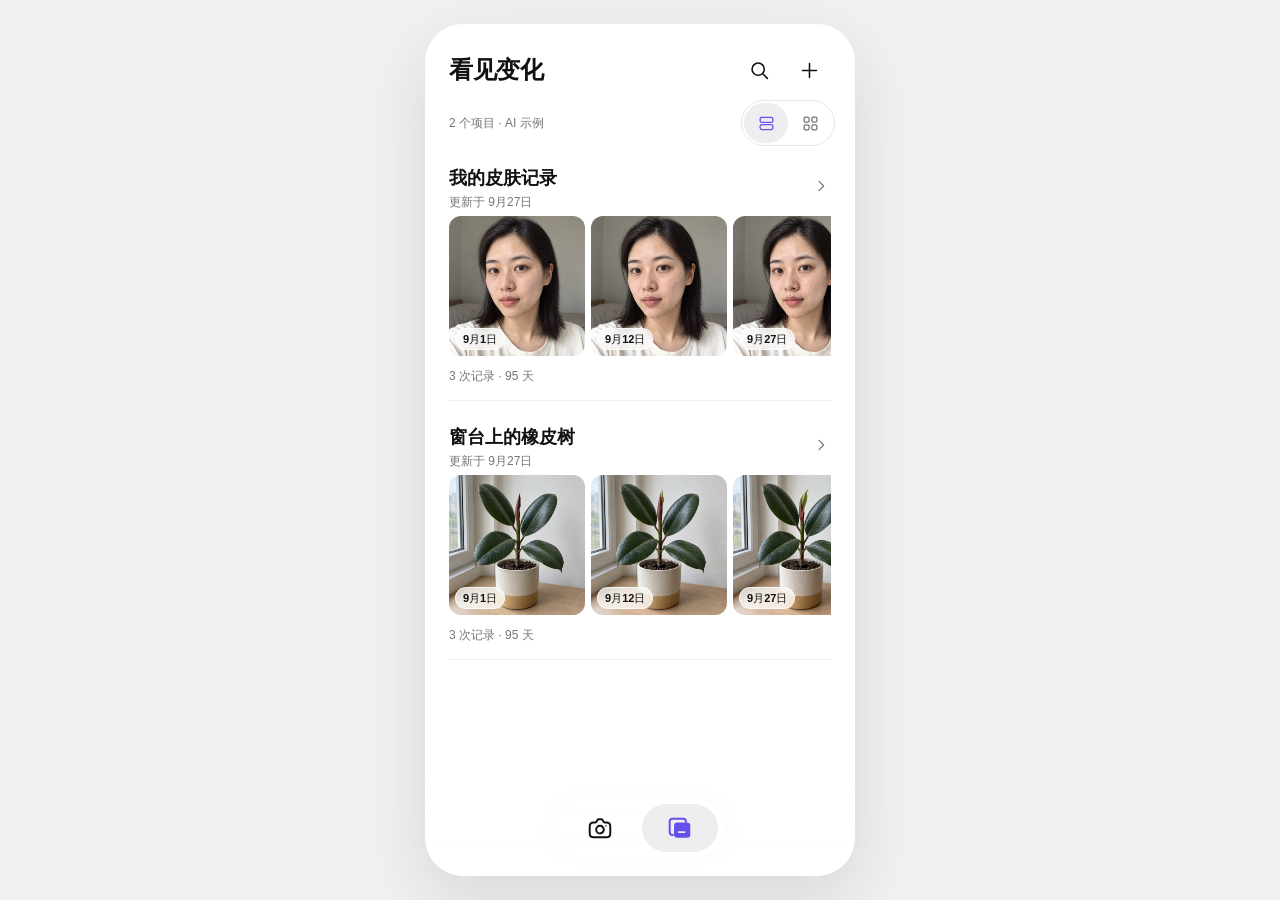
<file: index.html>
<!doctype html>
<html lang="zh-CN"><head><meta charset="UTF-8"><meta name="viewport" content="width=device-width,initial-scale=1,viewport-fit=cover"><meta name="theme-color" content="#ffffff"><meta name="description" content="用照片记录缓慢发生的变化，让过去与现在清晰可见。"><title>看见变化 · 留下今天的样子</title><link rel="icon" href="assets/icon.svg?v=vivid-brand-5" type="image/svg+xml"><link rel="stylesheet" href="style.css?v=vivid-brand-5"><link rel="stylesheet" href="product-theme.css?v=detail-2"><link rel="stylesheet" href="detail-page.css?v=calendar-weeks-14"></head><body><div id="app"></div><div id="modal-root"></div><div id="toast" role="status" aria-live="polite"></div><script type="module" src="app.js?v=photo-lite-1"></script></body></html>
</file>
<file: style.css>
:root{--bg:#f7f5f0;--paper:#fffefa;--ink:#282a29;--muted:#878880;--green:#282a29;--sage:#ecebe4;--line:#ddded6;--orange:#a36f53;--blue:#dce9ef;--sand:#e8d7bc;--font:Inter,-apple-system,BlinkMacSystemFont,'PingFang SC','Microsoft YaHei',sans-serif;font-family:var(--font);color:var(--ink);background:var(--bg);font-synthesis:none}*{box-sizing:border-box}body{margin:0}button,input,textarea,select{font:inherit}button{cursor:pointer;border:0;color:inherit;background:none}button:disabled{opacity:.35;cursor:not-allowed}a{color:inherit}button,a,input,select,textarea{-webkit-tap-highlight-color:transparent}button:focus-visible,a:focus-visible,input:focus-visible,textarea:focus-visible,select:focus-visible{outline:2px solid #b58359;outline-offset:4px}svg.icon{width:20px;height:20px;fill:none;stroke:currentColor;stroke-width:1.6;stroke-linecap:round;stroke-linejoin:round;flex-shrink:0}h1,h2,h3,p{margin:0}h1,h2,h3{font-family:var(--font);font-weight:650;letter-spacing:-.6px}h1{font-size:36px;line-height:1.4}h2{font-size:22px}h3{font-size:17px}.shell{min-height:100vh}.app-header{height:90px;max-width:1200px;margin:0 auto;padding:0 44px;border-bottom:1px solid var(--line);display:flex;align-items:center;justify-content:space-between;gap:30px}.brand{display:flex;align-items:center;gap:11px;font-size:22px;font-weight:750;letter-spacing:-.8px;padding:0}.brand img{width:33px;height:33px}.brand-dot{color:#b58a5d;margin-left:3px}.header-nav{display:flex;align-self:stretch;gap:34px;margin-left:auto;margin-right:70px}.header-nav button{font-size:13px;color:var(--muted);border-bottom:2px solid transparent;padding:3px 3px 0}.header-nav button.active{color:var(--ink);border-color:var(--ink)}.privacy-link{display:flex;align-items:center;gap:7px;font-size:11px;color:#81867c}.privacy-link .icon{width:14px;height:14px}main{max-width:1200px;padding:40px 44px 32px;margin:0 auto}.eyebrow{font-size:9px;font-weight:600;color:var(--muted);letter-spacing:2px;line-height:1.7}.page-title{display:flex;align-items:center;justify-content:space-between;margin-bottom:29px}.page-title .eyebrow{margin-bottom:7px}.page-title h1{font-size:34px}.pencil-underline{position:relative;display:inline-block;margin-left:2px}.pencil-underline>svg{position:absolute;bottom:-6px;left:-5px;width:calc(100% + 12px);height:11px;fill:none;stroke:#cda579;stroke-width:2;stroke-linecap:round}.muted{font-size:12px;line-height:1.9;color:var(--muted)}.page-title .muted{margin-top:14px}.new-link{font-size:12px;display:flex;align-items:center;gap:6px;border:1px solid #d0d1c9;border-radius:5px;padding:10px 13px}.new-link .icon{width:15px;height:15px}.primary,.secondary,.danger{display:inline-flex;justify-content:center;align-items:center;gap:9px;padding:13px 19px;min-height:47px;border-radius:6px;font-size:12px;font-weight:550;transition:background .18s,transform .18s}.primary{background:var(--ink);color:#fffefa}.primary:hover{background:#434844;transform:translateY(-1px)}.secondary{background:var(--paper);border:1px solid #d9dbd1}.secondary:hover{background:#eeeee7;border-color:#b9bfb2}.danger{background:#f5e9e0;color:#9d4b3f}.text-btn{font-size:11px;display:inline-flex;align-items:center;gap:7px;padding:10px 0;color:#687366}.text-btn .icon{width:16px;height:16px}.icon-btn{width:38px;height:38px;display:grid;place-items:center;border:1px solid var(--line);border-radius:6px}.badge{font-size:9px;letter-spacing:.5px;display:inline-flex;align-items:center;gap:5px;border:1px solid #d4d6cb;border-radius:4px;padding:5px 8px;background:#faf9f4}.badge .icon{width:12px;height:12px}.home-studio{display:grid;grid-template-columns:minmax(0,1.56fr) minmax(270px,1fr);gap:28px}.sample-review{min-width:0;background:var(--paper);border:1px solid #d9dbd1;border-radius:10px;overflow:hidden;box-shadow:0 6px 18px #2b302805}.sample-review-head{padding:22px 24px 17px;display:flex;align-items:center;justify-content:space-between;gap:12px}.sample-review-head h2{font-size:18px;font-weight:600;letter-spacing:-.3px;margin-top:4px}.sample-review-head .eyebrow{font-size:9px;letter-spacing:1.4px}.sample-photo-wrap{position:relative;margin:0 12px;background:#f6f4ef;border-radius:4px;height:270px;overflow:hidden;display:flex;justify-content:center}.sample-photo-meta{position:absolute;z-index:1;left:17px;right:17px;top:13px;display:flex;justify-content:space-between;font-size:10px;color:#72766d;font-variant-numeric:tabular-nums}.home-sample-art{width:50%;height:100%;padding:20px 0 10px}.home-reference{width:50%;height:100%;padding:20px 0 10px}.sketch-media{display:grid;place-items:center;overflow:hidden;background:#f6f4ef}.sketch-image{display:block;aspect-ratio:.5;height:100%;max-width:100%;background-image:url('assets/growth-strip.png');background-size:500% 100%;background-position:calc(var(--stage,0)*25%) 0;background-repeat:no-repeat;mix-blend-mode:multiply}.sample-photo-wrap:after{content:'';position:absolute;left:50%;top:55px;bottom:37px;border-left:1px dashed #d3d5cb}.sample-project-label{position:absolute;bottom:12px;left:17px;font-size:9px;color:#858b7b;letter-spacing:.3px}.sketch-note{position:absolute;bottom:10px;right:15px;font-size:9px;color:#a08660;transform:rotate(-5deg)}.sketch-note svg{position:absolute;right:5px;bottom:13px;width:44px;height:27px;stroke:#ac9771;stroke-width:1.3;fill:none;stroke-linecap:round;stroke-linejoin:round}.sample-timebar{padding:19px 25px 12px}.timeline-endpoints{display:flex;justify-content:space-between;font-size:10px;font-variant-numeric:tabular-nums}.timeline-endpoints small{font-size:9px;color:var(--muted);margin-left:5px}input[type=range]{appearance:none;-webkit-appearance:none;width:100%;background:transparent;height:22px;cursor:ew-resize;margin:9px 0;accent-color:var(--ink)}input[type=range]::-webkit-slider-runnable-track{height:3px;border-radius:2px;background:#d0d5c6}input[type=range]::-webkit-slider-thumb{appearance:none;-webkit-appearance:none;width:15px;height:15px;border-radius:50%;background:var(--ink);border:3px solid var(--paper);box-shadow:0 0 0 1px var(--ink);margin-top:-6px}input[type=range]::-moz-range-track{height:3px;background:#d0d5c6}input[type=range]::-moz-range-thumb{width:11px;height:11px;border-radius:50%;background:var(--ink);border:2px solid var(--paper)}.sample-dots{display:flex;justify-content:space-between;margin-top:-2px}.sample-dots button{display:flex;flex-direction:column;align-items:center;gap:6px;padding:5px 6px;color:#9da094;min-width:33px}.sample-dots i{height:3px;width:3px;border-radius:50%;background:#c2c7b8}.sample-dots span{font-size:8px;font-variant-numeric:tabular-nums}.sample-dots .active{color:#30382b}.sample-dots .active i{background:#30382b}.sample-actions{display:flex;align-items:center;justify-content:flex-end;gap:13px;border-top:1px solid #e5e7df;padding-top:12px;margin-top:11px;min-height:41px}.sample-actions>span{font-size:9px;color:#92978b;display:flex;gap:3px;align-items:center;margin-right:auto}.sample-actions>span .icon{width:13px;height:13px}.sample-actions button{display:inline-flex;align-items:center;gap:6px;font-size:11px;font-weight:550;padding:4px}.sample-actions .icon{width:15px;height:15px}.sample-actions>button:last-child{border-left:1px solid var(--line);padding-left:16px}.start-panel{padding:24px 26px;background:#edede5;position:relative;border:1px solid #e2e2d8;border-radius:10px;display:flex;flex-direction:column;justify-content:center}.start-sketch{height:155px;display:grid;place-items:center;margin-bottom:15px}.start-sketch svg{width:215px;height:150px;stroke:#52584d;stroke-width:1.8;stroke-linecap:round;stroke-linejoin:round}.start-panel h2{font-size:21px;margin-top:9px;font-weight:650}.start-panel>.muted{font-size:11px;margin-top:11px}.start-buttons{display:grid;gap:11px;margin-top:23px}.start-buttons .primary{border:1px solid #282a29}.start-buttons .primary>.icon:last-child{margin-left:auto;width:16px}.start-buttons .primary>.icon:first-child{margin-right:auto}.start-buttons .secondary{background:transparent;border-color:#bfc5b6}.start-foot{display:flex;gap:12px;align-items:center;border-top:1px dashed #ccd0c1;margin-top:25px;padding-top:18px}.tiny-spark{font-size:24px;color:#8b9574;line-height:1}.start-foot p{font-size:10px;color:#858d7b;line-height:1.9}.quiet-note{display:flex;align-items:center;justify-content:space-between;font-size:10px;color:#96998f;margin-top:24px;letter-spacing:.2px}.section-heading{display:flex;justify-content:space-between;align-items:center;margin:24px 0 18px}.section-heading h2{font-size:15px;letter-spacing:0}.section-heading h2>span{font-size:10px;color:#989c90;font-weight:400;margin-left:8px}.project-grid{display:grid;grid-template-columns:repeat(3,minmax(0,1fr));gap:22px}.project-card{background:var(--paper);border:1px solid var(--line);border-radius:8px;overflow:hidden}.project-cover{width:100%;height:220px;position:relative;display:block;padding:0;overflow:hidden;background:#edece5}.photo-media{display:block;width:100%;height:100%;overflow:hidden}.photo-media img{width:100%;height:100%;object-fit:cover;display:block}.photo-media.sketch-media{display:grid}.project-cover .badge{position:absolute;top:14px;left:14px;background:#faf9f4e8}.cover-date{position:absolute;bottom:12px;left:12px;font-size:9px;background:#fffdf2da;border-radius:3px;padding:4px 6px}.card-body{padding:19px}.card-head{display:flex;justify-content:space-between;align-items:center;gap:8px}.card-head button{padding:0;text-align:left}.card-head .icon{color:#a0a78f;width:17px;height:17px}.card-stats{display:flex;gap:18px;font-size:10px;color:#95998d;margin-top:12px}.card-stats strong{font-size:13px;font-weight:600;color:#505949;margin:0 3px}.card-bottom{display:grid;grid-template-columns:1fr 1fr;gap:9px;margin-top:22px}.card-bottom button{font-size:10px;padding:9px 7px;min-height:39px;gap:6px}.card-bottom .icon{width:15px;height:15px}.new-project{min-height:270px;border:1px dashed #c8cfbe;border-radius:8px;padding:30px 20px;display:flex;flex-direction:column;align-items:center;justify-content:center;gap:16px;text-align:center}.new-project:hover{background:#f0f0e7}.new-project>span{width:45px;height:45px;border:1px solid #bdc5b2;display:grid;place-items:center;border-radius:50% 46% 52% 45%;transform:rotate(-4deg)}.new-project h3{font-size:16px}.new-project p{font-size:11px}.privacy-footer{display:flex;align-items:center;justify-content:center;gap:5px;margin:34px 0 0;font-size:9px;color:#a1a498;line-height:1.7}.privacy-footer .icon{width:12px;height:12px}.bottom-nav{display:none}.back{display:flex;align-items:center;gap:6px;font-size:11px;color:#8a8f81;padding:0;margin-bottom:23px}.back .icon{width:16px;height:16px}.detail-top{display:flex;align-items:center;justify-content:space-between;gap:20px;margin-bottom:26px}.detail-top h1{font-size:28px;margin-top:6px}.detail-top .muted{font-size:11px;margin-top:9px}.detail-layout{display:grid;grid-template-columns:minmax(0,1.8fr) minmax(220px,.8fr);gap:35px}.review-main{min-width:0}.photo-frame{position:relative;background:#edece7;border-radius:6px;overflow:hidden;height:420px;display:grid;place-items:center}.photo-frame>img{height:100%;width:100%;object-fit:contain}.photo-frame>img[hidden]{display:none}.photo-frame>.sketch-image{height:100%}.photo-frame .badge{position:absolute;top:14px;left:14px;background:#faf9f4e8}.photo-number{position:absolute;right:14px;bottom:14px;font-size:10px;padding:6px 8px;background:#faf9f4e8;border-radius:4px;font-variant-numeric:tabular-nums}.photo-caption{display:flex;align-items:center;justify-content:space-between;gap:10px;margin-top:18px}.photo-caption h2{font-size:17px;font-weight:600}.photo-caption p{font-size:10px;color:#969c8c}.detail-info{padding:21px 0}.detail-note .eyebrow{font-size:10px;letter-spacing:1px}.note-box{font-size:13px;line-height:1.9;color:#747e67;margin:17px 0 22px}.detail-note>.text-btn{display:flex;margin-bottom:3px}.record-actions{display:grid;grid-template-columns:1fr 1fr;gap:9px;margin-top:27px}.record-actions>.primary{grid-column:1/-1}.record-actions .secondary{font-size:11px;padding:12px 10px}.record-actions .icon{width:17px;height:17px}.tip{margin-top:27px;border-top:1px dashed #cbd3be;padding-top:21px;font-size:11px;line-height:1.9;color:#909984}.tip strong{font-size:11px;color:#69765a;display:block;margin-bottom:7px;font-weight:550}.timeline{margin-top:25px}.timeline-top{display:flex;justify-content:space-between;font-size:10px;color:#8d9680;margin-bottom:2px}.timeline-top strong{font-weight:550;color:#444d3c;font-size:11px}.timeline-top strong span{font-weight:400;color:#9ba28f;margin-left:8px;font-size:9px}.timeline-track{height:19px;position:relative;margin:0 6px 9px;background:linear-gradient(#d9dece,#d9dece) center/100% 1px no-repeat}.timeline-track button{position:absolute;top:4px;width:11px;height:11px;transform:translateX(-50%);border-radius:50%;background:#bec7af;border:3px solid var(--bg);padding:0}.timeline-track button.selected{background:#323b2a;box-shadow:0 0 0 1px #323b2a}.timeline-thumbs{display:flex;gap:10px;overflow:auto;padding:3px 0 5px}.thumb{flex:0 0 65px;padding:0;text-align:center;opacity:.65}.thumb>.photo-media{height:68px;border:1px solid #dbe0ce;border-radius:4px}.thumb.active{opacity:1}.thumb.active>.photo-media{outline:1px solid #384a2c;outline-offset:2px}.thumb>span:last-child{font-size:9px;margin-top:8px;display:block;color:#6e7b5f}.timeline-hint{font-size:9px;color:#a1aa93;margin-top:10px;line-height:1.7}.compare-toolbar{display:flex;justify-content:space-between;align-items:center;margin-bottom:19px;gap:15px}.segmented{display:flex;background:#e9ebdf;border-radius:6px;padding:3px}.segmented button{padding:9px 17px;font-size:11px;border-radius:4px}.segmented button.active{background:var(--paper);box-shadow:0 1px 3px #0000000c}.compare-area{height:460px;background:#edece7;border-radius:6px;display:flex;position:relative;overflow:hidden}.compare-pane{width:50%;height:100%;overflow:hidden;position:relative}.compare-pane img{height:100%;width:100%;object-fit:contain;display:block}.compare-area.split .compare-pane{position:absolute;inset:0;width:100%}.compare-sketch{width:100%;height:100%}.compare-area.split{touch-action:none;cursor:ew-resize}.split-handle{position:absolute;top:0;bottom:0;width:2px;background:#fffefa;pointer-events:none}.split-handle span{position:absolute;top:50%;left:-18px;width:38px;height:38px;border-radius:50%;background:#fffefa;display:grid;place-items:center;box-shadow:0 1px 8px #00000017;font-size:17px}.comparison-selects{display:grid;grid-template-columns:1fr 1fr;gap:20px;margin-top:17px}.comparison-selects .form-label{margin-top:0}.zoom-controls{display:flex;flex-wrap:wrap;align-items:center;gap:13px;margin-top:18px;font-size:11px}.zoom-controls>span,.zoom-controls label{white-space:nowrap;flex-shrink:0}.zoom-controls input{max-width:135px}.position-controls{display:flex;gap:7px}.position-controls button{border:1px solid var(--line);padding:5px 10px;border-radius:4px;font-size:11px}.comparison-note{font-size:10px;line-height:1.9;color:#99a18d;margin-top:17px}.form-label{display:block;font-size:12px;font-weight:550;margin:23px 0 10px}input:not([type=range]):not([type=checkbox]),textarea,select{font:inherit;width:100%;border:1px solid #d4dac8;border-radius:5px;color:var(--ink);background:var(--paper);padding:12px;min-height:45px;font-size:13px}textarea{resize:vertical;min-height:82px}.center-form{max-width:510px;margin:0 auto}.center-form h1{font-size:29px}.type-grid{display:grid;grid-template-columns:1fr 1fr;gap:13px;margin:28px 0}.type-option{padding:23px 19px;border:1px solid #dbe1d1;border-radius:6px;text-align:left;position:relative;background:#fffef9}.type-option.selected{border:1.5px solid #47543b;background:#f0f0e5}.type-option.selected:after{content:'✓';position:absolute;right:12px;top:10px;font-size:12px}.type-option>.icon{display:block;margin-bottom:17px;width:26px;height:26px;stroke-width:1.3}.type-option span{font-size:13px;display:block;font-weight:550}.type-option small{display:block;color:#929b84;font-size:10px;margin-top:7px}.form-actions{display:grid;gap:11px;margin-top:27px}.pair{display:flex;gap:10px}.pair>*{flex:1}.settings-block{padding:24px 0;border-bottom:1px solid var(--line)}.settings-row{display:flex;align-items:center;justify-content:space-between;gap:20px}.switch{width:43px;height:25px;border-radius:30px;padding:3px;background:#c6cfbb;flex-shrink:0}.switch:after{content:'';display:block;width:19px;height:19px;background:#fff;border-radius:50%;transition:transform .18s}.switch.on{background:#333c2e}.switch.on:after{transform:translateX(18px)}.warning{background:#f0e8d9;color:#8d7955;font-size:11px;line-height:1.9;padding:15px;border-radius:5px;margin-top:18px}.empty{text-align:center;display:grid;justify-items:center;gap:19px;padding:65px 20px}.empty>.icon{width:39px;height:39px;stroke-width:1.1;color:#829369}.camera-frame{position:relative;background:#252c24;aspect-ratio:3/4;border-radius:6px;overflow:hidden;max-height:580px;display:grid;place-items:center;color:white}.camera-frame video,.camera-frame>img{position:absolute;width:100%;height:100%;object-fit:contain}.camera-message{position:relative;z-index:2;max-width:260px;text-align:center;font-size:13px;line-height:1.9;padding:20px;background:#1b231bd9;border-radius:8px}.camera-message[hidden]{display:none}.camera-guides{position:absolute;inset:25px;border:1px solid #ffffff30;pointer-events:none}.shutter{width:66px;height:66px;background:white;border:5px solid #c8d1be;border-radius:50%;box-shadow:inset 0 0 0 3px #354b2c}.capture-controls{display:flex;justify-content:space-between;align-items:center;margin-top:23px}.reference-control{display:flex;align-items:center;gap:13px;font-size:11px;margin-top:17px}.reference-control input{flex:1}.overlay{position:fixed;inset:0;background:#26302366;backdrop-filter:blur(5px);z-index:50;display:grid;place-items:center;padding:24px}.modal{background:var(--bg);width:min(510px,100%);border-radius:12px;max-height:90vh;overflow:auto;padding:30px;box-shadow:0 30px 100px #24301c30}.modal-header{display:flex;align-items:center;justify-content:space-between;gap:12px;margin-bottom:20px}.modal h2{font-size:22px}.modal .form-actions{display:flex}.modal .form-actions>*{flex:1}.import-list{display:grid;gap:15px;margin:22px 0}.import-item{display:grid;grid-template-columns:70px 1fr 23px;gap:13px;align-items:center;border-bottom:1px solid var(--line);padding-bottom:17px}.import-item img{width:70px;height:88px;object-fit:cover;border-radius:4px}.import-item input{font-size:11px;padding:8px!important}.import-item small{display:block;font-size:10px;color:#a1855e;margin-top:8px}.import-item small[hidden]{display:none}.import-date-label{display:block;font-size:11px;font-weight:600;margin-bottom:8px}.save-preview{width:100%;height:230px;object-fit:contain;background:#eaece0;border-radius:4px}.error{font-size:12px;line-height:1.8;color:#a65847;margin-top:12px}.project-picker{display:grid;gap:10px}.project-picker button{justify-content:flex-start}.project-picker button>.icon:last-child{margin-left:auto}#toast{position:fixed;left:50%;bottom:30px;transform:translate(-50%,15px);opacity:0;pointer-events:none;z-index:100;background:#2f3b26;color:#fffef8;border-radius:7px;padding:13px 23px;max-width:90%;font-size:12px;text-align:center;line-height:1.7;transition:.2s;box-shadow:0 7px 30px #263b161f}#toast.visible{opacity:1;transform:translate(-50%,0)}.about-card{padding:27px;background:#edeFE4;border-radius:7px;font-size:12px;line-height:2;margin:28px 0}.about-card p+p{margin-top:18px}.about-card strong{font-weight:600;color:#536147}.loading{display:grid;place-items:center;min-height:100vh;font-size:13px;color:var(--muted)}
@media(min-width:1350px){.sample-photo-wrap{height:300px}.start-sketch{height:170px}.start-sketch svg{width:230px;height:160px}}
@media(max-width:1050px){.app-header{padding:0 32px}.header-nav{margin-right:25px}main{padding:32px}.home-studio{gap:20px;grid-template-columns:1.35fr 1fr}.sample-review-head{padding:20px 18px 15px}.sample-review-head h2{font-size:16px}.sample-timebar{padding:17px 18px 12px}.start-panel{padding:23px}.start-panel h2{font-size:18px}.sample-actions{gap:8px}.sample-actions>span{font-size:8px}.sample-actions button{font-size:10px}.project-grid{grid-template-columns:repeat(2,minmax(0,1fr))}.detail-layout{gap:25px;grid-template-columns:1.6fr 1fr}.photo-frame{height:390px}}
@media(max-width:760px){.app-header{height:68px;padding:0 23px;margin:0 0;border:0}.brand{font-size:19px;gap:8px}.brand img{width:28px;height:28px}.header-nav{display:none}.privacy-link{font-size:9px}.privacy-link .icon{width:12px;height:12px}main{padding:18px 22px 103px}.page-title{margin-bottom:23px}.page-title .eyebrow{font-size:8px;letter-spacing:1.8px;margin-bottom:5px}.page-title h1{font-size:29px}.page-title .muted{font-size:10px;margin-top:12px}.new-link{padding:8px 10px;font-size:10px}.new-link .icon{width:13px;height:13px}.home-studio{display:flex;flex-direction:column;gap:19px}.start-panel{order:0;padding:19px 18px;background:transparent;border:1px solid #d7dccd;border-radius:8px;min-height:0}.start-sketch,.start-panel>.eyebrow,.start-foot{display:none}.start-panel h2{font-size:16px;margin:0}.start-panel>.muted{font-size:10px;margin-top:6px}.start-buttons{display:grid;grid-template-columns:1fr 1fr;gap:9px;margin-top:16px}.start-buttons button{min-height:43px;font-size:11px;padding:10px;gap:7px}.start-buttons .icon{width:16px;height:16px}.start-buttons .primary>.icon:first-child{margin:0}.start-buttons .primary>.icon:last-child{display:none}.start-buttons .secondary{border-color:#c6cdbb;background:#eeeee4}.sample-review{order:1;border-radius:8px;box-shadow:none}.sample-review-head{padding:17px 17px 13px}.sample-review-head .eyebrow{font-size:8px}.sample-review-head h2{font-size:16px;margin-top:3px}.sample-review-head .badge{font-size:8px}.sample-photo-wrap{height:237px;margin:0 9px}.sample-photo-meta{left:12px;right:12px;top:10px;font-size:8px}.home-sample-art,.home-reference{padding-top:16px;padding-bottom:10px}.sketch-note{font-size:8px;right:12px;bottom:12px}.sketch-note svg{width:34px;height:22px}.sample-project-label{font-size:8px;left:12px}.sample-timebar{padding:13px 17px 10px}.timeline-endpoints{font-size:9px}.timeline-endpoints small{font-size:8px}.sample-dots{margin-top:-6px}.sample-actions{margin-top:8px;padding-top:9px}.sample-actions>span{font-size:8px}.sample-actions button{font-size:10px;gap:4px}.sample-actions .icon{width:14px;height:14px}.quiet-note{font-size:8px;gap:15px;margin-top:18px}.quiet-note>span:last-child{white-space:nowrap}.bottom-nav{position:fixed;z-index:10;bottom:0;left:0;right:0;display:flex;justify-content:space-around;background:#f7f5f0f5;backdrop-filter:blur(15px);border-top:1px solid #dde2d2;padding:10px 15px calc(12px + env(safe-area-inset-bottom))}.bottom-nav button{display:flex;flex-direction:column;align-items:center;gap:5px;font-size:9px;color:#a0a794;min-width:70px}.bottom-nav button.active{color:#35452c}.bottom-nav .icon{width:20px;height:20px}.bottom-nav .add>.icon{margin-top:-10px;background:#303a29;color:#fff;width:37px;height:37px;padding:8px;border-radius:12px 10px 12px 9px;transform:rotate(-3deg)}.shell:not([data-view=home]):not([data-view=about]) .bottom-nav{display:none}.shell:not([data-view=home]):not([data-view=about]) main{padding-bottom:35px}.shell[data-view=detail] main{padding-bottom:107px}.shell[data-view=detail] .app-header,.shell[data-view=compare] .app-header,.shell[data-view=camera] .app-header{display:none}.shell[data-view=detail] main,.shell[data-view=compare] main,.shell[data-view=camera] main{padding-top:25px}.section-heading{margin-top:26px}.section-heading h2{font-size:14px}.project-grid{grid-template-columns:1fr;gap:19px}.project-cover{height:235px}.card-body{padding:20px}.card-head h3{font-size:18px}.card-stats{font-size:11px;margin-top:11px;gap:25px}.card-bottom{margin-top:21px;gap:12px}.card-bottom button{font-size:12px;min-height:43px}.card-bottom .icon{width:17px;height:17px}.new-project{min-height:173px;padding:25px;gap:12px}.new-project>span{width:34px;height:34px}.new-project h3{font-size:15px}.new-project p{font-size:10px}.privacy-footer{font-size:8px;line-height:1.8;margin-top:26px;gap:4px}.privacy-footer .icon{width:10px;height:10px}.back{font-size:10px;margin-bottom:19px}.detail-top{margin-bottom:20px}.detail-top .eyebrow{font-size:8px;letter-spacing:1.3px}.detail-top h1{font-size:24px;margin-top:5px}.detail-top .muted{font-size:10px;margin-top:8px}.detail-layout{display:flex;flex-direction:column;gap:0}.photo-frame{height:clamp(240px,37vh,350px)}.photo-caption{margin-top:15px;gap:6px}.photo-caption h2{font-size:14px}.photo-caption p{font-size:9px}.timeline{margin-top:23px}.timeline-top strong{font-size:10px}.timeline-top strong span{font-size:8px;margin-left:6px}.timeline-top>span{font-size:9px}.timeline-thumbs{gap:9px}.thumb{flex:0 0 55px}.thumb>.photo-media{height:59px}.thumb>span:last-child{font-size:8px}.timeline-hint{font-size:8px;margin-top:9px}.detail-info{padding:23px 0 0}.detail-note{border-top:1px solid var(--line);padding-top:19px}.detail-note .eyebrow{font-size:9px}.note-box{font-size:11px;margin:11px 0 8px}.detail-note>.text-btn{display:inline-flex;font-size:10px;margin-right:20px}.detail-info>.tip{display:none}.record-actions{position:fixed;z-index:15;bottom:0;left:0;right:0;background:#f7f5f0f5;backdrop-filter:blur(15px);border-top:1px solid var(--line);padding:12px 20px calc(12px + env(safe-area-inset-bottom));margin:0;display:grid;grid-template-columns:1.35fr 1fr .72fr;gap:8px}.record-actions>.primary{grid-column:auto;font-size:11px;padding:10px;gap:6px}.record-actions>.secondary{font-size:10px;min-height:45px;padding:10px 8px;gap:5px}.record-actions .icon{width:16px;height:16px}.compare-toolbar{align-items:center;gap:10px}.compare-toolbar>.muted{font-size:9px!important}.segmented button{font-size:10px;padding:9px 13px}.compare-area{height:clamp(280px,45vh,430px)}.comparison-selects{gap:11px}.comparison-selects select{font-size:10px;padding:10px 6px;min-height:42px}.comparison-selects .form-label{font-size:11px}.zoom-controls{gap:11px;font-size:10px}.zoom-controls input{max-width:105px}.comparison-note{font-size:9px}.center-form{max-width:510px}.center-form h1{font-size:27px}.center-form>.muted{font-size:11px}.type-option{padding:20px 16px}.type-option small{font-size:9px}.type-option span{font-size:12px}.modal{padding:24px;max-height:86vh;border-radius:10px}.overlay{padding:15px}.modal h2{font-size:20px}.modal .form-actions{flex-wrap:wrap}.import-item{grid-template-columns:55px 1fr 20px;gap:9px}.import-item img{width:55px;height:75px}.import-date-label{font-size:10px}.import-item small{font-size:9px}#toast{bottom:89px;width:max-content;max-width:90%;font-size:11px}.camera-frame{max-height:none}.about-card{padding:21px}.warning{font-size:10px}}
@media(max-width:370px){main{padding-left:17px;padding-right:17px}.app-header{padding-left:18px;padding-right:18px}.page-title .muted{font-size:9px}.new-link{font-size:9px;padding:7px}.sample-photo-wrap{height:215px}.sample-actions>span{font-size:7px}.sample-actions{gap:6px}.sample-actions>button:last-child{padding-left:10px}.start-panel{padding:16px}.start-panel h2{font-size:15px}.start-buttons{gap:7px}.start-buttons button{font-size:10px}.detail-top h1{font-size:22px}.photo-caption{align-items:flex-start;flex-direction:column;gap:6px}.record-actions{padding-left:15px;padding-right:15px}}
@media(prefers-reduced-motion:reduce){*{transition:none!important;scroll-behavior:auto!important}}
.sample-photo-wrap .sketch-image{transform:scale(1.2)}
.compare-area.split .compare-sketch .sketch-image{transform:scale(1.48)}
.compare-pane-label{position:absolute;top:15px;left:15px;z-index:2;font-size:10px;color:#858c7c;letter-spacing:1px;background:#faf9f2d9;padding:5px 7px;border-radius:3px}
.compare-area.split .compare-pane-label{display:none}
@media(max-width:760px){.compare-area.split .compare-sketch .sketch-image{transform:scale(1.42)}}
@media(max-width:760px){
  .page-title .eyebrow,.page-title .muted,.start-panel>.muted{display:none}
  .page-title{margin-bottom:17px}
  .start-panel{padding:13px 16px}
  .start-panel h2{font-size:14px}
  .start-buttons{margin-top:10px}
  .start-buttons button{min-height:39px}
  .sample-photo-wrap{height:195px}
}

/* 首页项目索引：以紧凑的影像接触表呈现大量记录。 */
.project-heading{margin-top:8px}
.project-heading h2{display:flex;align-items:baseline;gap:8px}
.project-heading h2>span{margin:0;font-variant-numeric:tabular-nums}
.project-grid{grid-template-columns:repeat(auto-fill,minmax(210px,1fr));gap:16px}
.project-card{position:relative;min-width:0;border-color:#d6d8cf;border-radius:9px;box-shadow:0 5px 18px #30352d08;transition:transform .18s ease,box-shadow .18s ease}
.project-card:hover{transform:translateY(-2px);box-shadow:0 10px 28px #30352d10}
.project-card-visual{position:relative;display:block}
.project-cover{height:auto;aspect-ratio:4/3;border-radius:8px 8px 0 0}
.project-cover .photo-media img{transition:transform .35s ease}
.project-card:hover .project-cover .photo-media img{transform:scale(1.025)}
.project-index{position:absolute;top:11px;left:11px;min-width:29px;padding:5px 6px;border-radius:3px;background:#fffdf4e6;color:#4e554b;font-size:11px;font-weight:650;line-height:1;text-align:center;font-variant-numeric:tabular-nums;backdrop-filter:blur(8px)}
.project-empty{display:grid;place-items:center;width:100%;height:100%;background:linear-gradient(135deg,#efeee8,#e5e7df);color:#8a9284}
.project-empty .icon{width:28px;height:28px;stroke-width:1.2}
.project-quick-capture{position:absolute;right:11px;bottom:11px;z-index:2;width:44px;height:44px;display:grid;place-items:center;border-radius:50%;background:#282a29;color:#fffefa;box-shadow:0 5px 16px #1f251e38}
.project-quick-capture:hover{background:#434844}
.project-quick-capture .icon{width:19px;height:19px}
.project-card .cover-date{left:11px;bottom:11px;padding:5px 7px;font-size:11px;backdrop-filter:blur(8px)}
.project-card .card-body{display:block;padding:13px 64px 15px 14px}
.card-main{display:block;width:100%;padding:0;text-align:left}
.card-title-line{display:flex;align-items:center;gap:8px;min-width:0}
.card-title-line .icon{width:16px;height:16px;color:#8a9284;stroke-width:1.45}
.card-title-line h3{min-width:0;overflow:hidden;text-overflow:ellipsis;white-space:nowrap;font-size:15px;letter-spacing:-.2px}
.card-meta{display:block;margin-top:7px;color:#858b81;font-size:12px;line-height:1.4;font-variant-numeric:tabular-nums}

@media(max-width:760px){
  .project-heading{margin:8px 0 12px}
  .project-heading h2{font-size:14px}
  .project-heading h2>span{font-size:12px}
  .project-heading .text-btn{font-size:12px;padding:8px 0}
  .project-grid{grid-template-columns:repeat(2,minmax(0,1fr));gap:11px}
  .project-card{border-radius:8px;box-shadow:none}
  .project-card:hover{transform:none;box-shadow:none}
  .project-cover{height:auto;aspect-ratio:1.18;border-radius:7px 7px 0 0}
  .project-index{top:8px;left:8px;min-width:25px;padding:4px 5px;font-size:10px}
  .project-quick-capture{right:9px;bottom:10px;width:44px;height:44px}
  .project-quick-capture .icon{width:17px;height:17px}
  .project-card .cover-date{left:8px;bottom:8px;font-size:10px;padding:4px 5px}
  .project-card .card-body{padding:10px 58px 12px 11px}
  .card-title-line{gap:6px}
  .card-title-line .icon{width:14px;height:14px}
  .card-title-line h3{font-size:14px}
  .card-meta{margin-top:5px;font-size:12px}
}

@media(max-width:370px){
  .project-grid{gap:9px}
  .project-card .card-body{padding:9px 54px 11px 9px}
  .card-title-line h3{font-size:13px}
  .card-meta{font-size:11px}
  .project-quick-capture{right:8px;bottom:8px;width:44px;height:44px}
}

/* 品牌色：高饱和紫色建立识别，荧光绿只用于轮廓和重点。 */
:root{
  --brand-canvas:#795bff;
  --brand:#6d49f7;
  --brand-hover:#5935d4;
  --brand-soft:#eee9ff;
  --accent:#b8ff62;
  --accent-soft:#e9ffcf;
  --accent-green:#00b86b;
  --accent-ink:#173a27;
  --bg:#f8f6fc;
  --paper:#fff;
  --ink:#20211f;
  --muted:#696971;
  --line:#dfdaec;
  --media:#f1f0ec;
  --green:var(--brand);
  --sage:var(--brand-soft);
  --orange:var(--accent-green);
}
body,.shell{background:var(--bg)}
button:focus-visible,a:focus-visible,input:focus-visible,textarea:focus-visible,select:focus-visible{outline:3px solid var(--brand);outline-offset:3px}
.brand-dot{color:var(--accent-green)}
.header-nav button.active{border-color:var(--brand)}
.pencil-underline>svg{stroke:var(--accent)}
.new-link{color:var(--brand);border-color:#c9bcff;background:#fff}
.primary{background:var(--brand);color:#fff}
.primary:hover{background:var(--brand-hover)}
.secondary:hover{background:var(--brand-soft);border-color:#c7baff}
.text-btn,.bottom-nav button.active,.card-title-line .icon{color:var(--brand)}
.start-panel{background:var(--brand-soft);border-color:#d8ceff}
.start-sketch svg{stroke:var(--accent-ink)}
.start-sketch svg path:nth-child(1){fill:#d9d0ff}
.start-sketch svg path:nth-child(2){stroke:var(--brand)}
.start-sketch svg path:nth-child(3){fill:var(--accent)}
.start-sketch svg path:nth-child(4){fill:var(--accent-soft)}
.start-buttons .primary{border-color:var(--brand)}
.sample-review-head .badge{background:var(--accent);color:var(--accent-ink);border-color:transparent}
.project-card{border-color:var(--line);box-shadow:0 5px 18px #4020a40a}
.project-index{background:var(--accent);color:var(--accent-ink)}
.project-empty{background:var(--brand-soft);color:var(--brand)}
.project-quick-capture,.bottom-nav .add>.icon{background:var(--brand);color:var(--accent);box-shadow:0 6px 18px #5935d438}
.project-quick-capture:hover{background:var(--brand-hover)}
.card-meta{color:var(--muted)}
input[type=range]{accent-color:var(--brand)}
input[type=range]::-webkit-slider-runnable-track{background:#d7cff7}
input[type=range]::-webkit-slider-thumb{background:var(--brand);border-color:var(--accent);box-shadow:0 0 0 1px var(--brand)}
input[type=range]::-moz-range-track{background:#d7cff7}
input[type=range]::-moz-range-thumb{background:var(--brand);border-color:var(--accent)}
.thumb.active>.photo-media{outline-color:var(--brand)}
.segmented{background:var(--brand-soft)}
.segmented button.active{background:#fff;color:var(--brand);box-shadow:0 1px 4px #5935d424}
.type-option.selected{border-color:var(--brand);background:var(--brand-soft)}
.type-option.selected:after{color:var(--accent-green)}
.switch.on{background:var(--brand)}
.switch.on:after{background:var(--accent)}
.overlay{background:#2b185c70}
.modal{background:var(--bg);box-shadow:0 30px 100px #2b185c33}
#toast{background:#35206f;box-shadow:0 7px 30px #35206f28}
.about-card{background:var(--brand-soft)}
.about-card strong{color:var(--brand-hover)}
.bottom-nav,.record-actions{background:#f8f6fcf2;border-color:var(--line)}
.project-cover,.photo-frame,.compare-area,.save-preview,.thumb>.photo-media{background:var(--media)}
.photo-media img,.photo-frame>img,.compare-pane img{filter:none;mix-blend-mode:normal}
</file>
<file: product-theme.css>
/* Product pages inherit the approved homepage's neutral visual language. */
:root{--bg:#fff;--paper:#fff;--ink:#111112;--muted:#757579;--line:#e6e6e8;--media:#f5f5f6;--brand:#6650ed;--brand-hover:#5742d4;--brand-soft:#f0ecff;--green:#111112;--sage:#f5f5f6;--accent:#6650ed;--accent-soft:#f0ecff;--accent-green:#6650ed;--accent-ink:#111112;--icon-cutout:#fff}
body,.shell{background:#fff}
.icon{stroke-width:1.8;stroke-linecap:round;stroke-linejoin:round}
body:has(.product-home-frame){overflow:hidden;background:#f1f1f2}
.product-home-frame{display:block;width:100%;height:100svh;border:0;background:#fff}
.brand img,.brand-dot{display:none}
.primary{background:#111112;border-color:#111112;color:#fff;border-radius:999px}
.primary:hover{background:#303033}
.secondary{background:#fff;border-color:var(--line);border-radius:999px}
.secondary:hover{background:#f5f5f6;border-color:#d7d7da}
.text-btn{color:var(--ink)}
.type-option{border-radius:16px}
.type-option.selected{background:#f5f5f6;border-color:#6650ed}
.type-option.selected:after{color:#6650ed}
.segmented{background:#eeeef0;border-radius:999px}
.segmented button{border-radius:999px}
.segmented button.active{color:#6650ed;box-shadow:none}
.photo-frame,.compare-area{border-radius:16px}
.badge,.photo-number{border-radius:999px;background:#ffffffb3;border-color:#ffffffa6;color:#111112;backdrop-filter:blur(4px)}
.detail-note{border-color:var(--line)}
.modal{background:#fff;border-radius:24px}
.overlay{background:#11111266}
.about-card{background:#f5f5f6;border-radius:16px}
.about-card strong{color:#111112}
.record-actions{background:#fffffff2}
.switch.on{background:#6650ed}
.switch.on:after{background:#fff}
.app-header .privacy-link{color:#757579}
.shell[data-view=about] .bottom-nav{display:none}
.shell[data-view=about] main{padding-bottom:35px}
input:not([type=range]),textarea,select{border-color:#e6e6e8;border-radius:12px;background:#fff}
input[type=range]::-webkit-slider-thumb{border-color:#fff;background:#6650ed;box-shadow:0 0 0 1px #6650ed}
input[type=range]::-moz-range-thumb{border-color:#fff;background:#6650ed}
input[type=range]::-webkit-slider-runnable-track,input[type=range]::-moz-range-track{background:#ddd9f4}
#toast{background:#111112;color:#fff;box-shadow:0 4px 20px #11111215;border-radius:16px}
</file>
<file: detail-page.css>
/* A quiet two-photo surface, sharing the homepage's ink, paper and violet. */
body:has(.detail-shell){background:#f1f1f2}
.detail-shell{max-width:430px;min-height:100svh;margin:auto;background:#fff;padding:16px 24px calc(106px + env(safe-area-inset-bottom));position:relative}
.project-nav{display:flex;align-items:center;justify-content:space-between;height:44px;margin:0 -10px 30px}
.project-nav>button{display:grid;place-items:center;width:44px;height:44px;border-radius:50%}
.project-nav>button:hover{background:#f5f5f6}
.project-nav .icon{width:24px;height:24px}
.project-nav>span{font-size:11px;color:#949498}
.project-detail{padding:0;max-width:none;margin:0}
.project-heading-detail{margin-bottom:28px}
.project-heading-detail h1{font-size:24px;line-height:1.45;font-weight:600;letter-spacing:-.6px;overflow-wrap:anywhere}
.project-heading-detail p{margin-top:8px;color:#85858a;font-size:12px;line-height:1.5;font-variant-numeric:tabular-nums}
.project-heading-detail p span{padding:0 7px}
.pair-photos{display:grid;grid-template-columns:repeat(2,minmax(0,1fr));gap:8px}
.pair-photo{position:relative;display:block;width:100%;aspect-ratio:.76;padding:0;overflow:hidden;border-radius:12px;background:#f3f3f4}
.pair-photo .photo-media{display:flex;align-items:center;justify-content:center;width:100%;height:100%;background:none}
.pair-photo .photo-media img{display:block;width:100%;height:100%;object-fit:contain}
.pair-photo .sketch-image{width:100%;height:100%;background-size:contain}
.pair-photo-label{position:absolute;bottom:8px;left:8px;display:block;font-size:10px;font-weight:500;line-height:16px;background:#ffffffb3;border:1px solid #ffffffa6;backdrop-filter:blur(4px);border-radius:99px;padding:2px 7px}
.pair-expand{position:absolute;right:8px;top:8px;display:grid;place-items:center;width:26px;height:26px;background:#ffffffb3;border-radius:50%;opacity:0;transition:opacity .2s}
.pair-expand .icon{width:15px;height:15px}
.pair-photo:hover .pair-expand,.pair-photo:focus-visible .pair-expand{opacity:1}
.pair-dates{display:grid;grid-template-columns:repeat(2,minmax(0,1fr));gap:8px;margin-top:12px}
.pair-date{display:flex;align-items:center;justify-content:space-between;gap:5px;width:100%;padding:6px 8px;font-size:15px;font-weight:550;min-height:40px;border-radius:8px;text-align:left;transition:background .15s}
.pair-date:hover{background:#f5f5f6}
.pair-date .icon{width:15px;height:15px;transform:rotate(90deg);color:#919197}
.pair-date:disabled{opacity:1;cursor:default}
.pair-year{display:block;font-size:11px;color:#98989d;margin:0 8px;font-variant-numeric:tabular-nums}
.pair-distance{display:flex;align-items:center;gap:18px;margin:30px 8px 0}
.pair-distance>span{height:1px;background:#ececef;flex:1}
.pair-distance p{font-size:12px;color:#919196;white-space:nowrap;font-variant-numeric:tabular-nums}
.pair-distance b{font-weight:550;color:#55555b;padding:0 2px}
.pair-default{display:block;margin:14px auto 0;padding:8px 12px;color:#6650ed;font-size:11px}
.single-record .pair-photos,.single-record .pair-dates{grid-template-columns:1fr}
.single-record .pair-photo{aspect-ratio:1.12}
.single-record .pair-date{justify-content:flex-start;width:auto}
.single-record .pair-year{margin-top:2px}
.next-record{color:#99999f;font-size:12px;margin:28px 8px 0}
.detail-empty{display:grid;place-items:center;min-height:310px;gap:18px;align-content:center;color:#aaaab0;font-size:14px}
.detail-empty .icon{width:48px;height:48px;stroke-width:1.2}
.detail-dock{position:fixed;z-index:15;bottom:0;left:50%;transform:translateX(-50%);width:min(100%,430px);padding:32px 0 calc(20px + env(safe-area-inset-bottom));background:linear-gradient(to bottom,#fff0,#ffffffe6 38%,#fff);display:flex;justify-content:center;pointer-events:none}
.detail-dock>div{display:flex;align-items:center;gap:14px;padding:6px 12px;background:#fffffff2;border:1px solid #ececef;border-radius:999px;box-shadow:0 6px 24px #11111208;pointer-events:auto}
.detail-dock button{width:52px;height:44px;display:grid;place-items:center;border-radius:99px}
.detail-dock button:hover{background:#f1f0f5;color:#6650ed}
.detail-dock .icon{width:25px;height:25px}
.detail-dock i{height:20px;width:1px;background:#ececef}
.sample-start{display:flex;margin:35px auto 0}
.detail-shell button:focus-visible,.detail-overlay button:focus-visible,.detail-overlay select:focus-visible{outline:2px solid #6650ed;outline-offset:3px}
.detail-overlay{padding:0;align-items:flex-end;z-index:50;background:#11111255}
.detail-overlay .modal{width:100%;max-width:430px;padding:24px 22px;border-radius:24px 24px 0 0;box-shadow:0 -8px 48px #11111210;margin:0;overscroll-behavior:contain}
.detail-overlay .modal-header{margin-bottom:22px;align-items:center;gap:12px}
.detail-overlay .modal-header h2{font-size:18px;font-weight:600;letter-spacing:-.4px}
.detail-overlay .modal-header .icon-btn{border:0;background:#f5f5f6;border-radius:99px;width:32px;height:32px;flex-shrink:0}
.detail-overlay .modal-header .icon-btn .icon{width:17px;height:17px}
.detail-overlay .photo-picker-sheet{height:80svh;max-height:80svh;display:flex;flex-direction:column;overflow:hidden;padding-bottom:0}
.picker-controls{padding-bottom:16px}
.picker-year{display:flex;align-items:center;gap:8px;width:max-content;margin-bottom:12px}
.picker-year .icon{width:17px;height:17px;color:#88888f}
.picker-year select{width:auto!important;font-size:14px;font-weight:550;min-height:36px;padding:5px 26px 5px 4px;border:0;background:transparent;cursor:pointer}
.picker-months{display:flex;gap:8px;overflow-x:auto;scrollbar-width:none;margin:0 -4px;padding:4px}
.picker-months::-webkit-scrollbar{display:none}
.picker-months button{flex-shrink:0;min-width:52px;min-height:34px;font-size:13px;border-radius:99px;color:#8b8b92;background:#f7f7f8}
.picker-months button.active{background:#eeeafc;color:#6650ed}
.picker-scroll{overflow-y:auto;min-height:0;flex:1;overscroll-behavior:contain;padding:0 4px calc(28px + env(safe-area-inset-bottom));margin:0 -4px;scrollbar-width:thin;scroll-padding-top:8px}
.picker-group{margin:8px 0 28px;scroll-margin-top:8px}
.picker-group h3{font-size:14px;font-weight:550;margin:0 0 14px;letter-spacing:0}
.picker-group h3 span{font-size:11px;color:#a0a0a5;margin-left:8px;font-weight:400}
.picker-grid{display:grid;grid-template-columns:repeat(3,minmax(0,1fr));gap:18px 9px}
.picker-item{padding:0;text-align:left;min-width:0}
.picker-thumb{position:relative;display:block;aspect-ratio:1;border-radius:9px;background:#f5f5f6}
.picker-thumb .photo-media{display:block;width:100%;height:100%;overflow:hidden;border-radius:9px;background:transparent}
.picker-thumb img{width:100%;height:100%;object-fit:cover;display:block}
.picker-item.selected .picker-thumb{outline:2px solid #6650ed;outline-offset:2px}
.picker-item:disabled{opacity:1;cursor:default}
.picker-item:disabled .photo-media{opacity:.45}
.picker-check{position:absolute;right:5px;bottom:5px;width:21px;height:21px;background:#6650ed;border:2px solid #fff;border-radius:50%;display:grid;place-items:center;color:#fff}
.picker-check .icon{width:12px;height:12px}
.picker-other{position:absolute;left:50%;bottom:6px;transform:translateX(-50%);background:#ffffffe6;padding:2px 6px;border-radius:99px;font-size:10px;white-space:nowrap}
.picker-date{display:block;font-size:12px;color:#44444b;margin-top:9px}
.picker-item small{display:block;font-size:10px;color:#a0a0a6;margin-top:3px;font-variant-numeric:tabular-nums}
.detail-menu button{display:flex;align-items:center;gap:14px;text-align:left;min-height:54px;width:100%;font-size:14px}
.detail-menu button>.icon:last-child{margin-left:auto;width:15px;color:#b4b4b8}
.rename-save{width:100%;margin-top:22px}
body:has(.detail-overlay){overflow:hidden}
.detail-overlay:has(.photo-viewer){align-items:center;background:#111112}
.detail-overlay .photo-viewer{height:100svh;max-height:100svh;border-radius:0;background:#111112;color:#fff;padding:22px 20px;display:flex;flex-direction:column;box-shadow:none;overflow:hidden}
.photo-viewer .modal-header{margin-bottom:12px}
.photo-viewer .modal-header h2{font-size:15px;font-weight:450}
.detail-overlay .photo-viewer .modal-header .icon-btn{background:#ffffff12;color:#fff}
.viewer-stage{position:relative;flex:1;min-height:0;overflow:hidden;display:flex;align-items:center;justify-content:center;touch-action:none;user-select:none}
.viewer-stage .photo-media{display:block;width:100%;height:100%;background:none;transform-origin:center;will-change:transform}
.viewer-stage img{display:block;width:100%;height:100%;object-fit:contain;pointer-events:none}
.viewer-stage .sketch-image{width:100%;height:100%;background-size:contain}
.viewer-note{position:absolute;bottom:14px;left:0;right:0;text-align:center;color:#ddd;font-size:12px;line-height:1.7;padding:0 20px;text-shadow:0 1px 3px #111}
.viewer-footer{display:flex;align-items:center;justify-content:space-between;gap:10px;padding:22px 0 calc(5px + env(safe-area-inset-bottom))}
.viewer-switch{display:flex;align-items:center;gap:2px;padding:4px;border-radius:99px;background:#ffffff0c}
.viewer-switch button{padding:10px 13px;min-height:40px;color:#8e8e96;font-size:12px;border-radius:99px;white-space:nowrap}
.viewer-switch button.active{color:#fff;background:#ffffff16}
.viewer-tools{display:flex;gap:4px}
.viewer-tools button{width:40px;height:40px;display:grid;place-items:center;color:#b8b8c0}
.viewer-tools .icon{width:20px;height:20px}
@media(max-width:370px){.detail-shell{padding-left:18px;padding-right:18px}.project-nav{margin-bottom:24px}.project-heading-detail h1{font-size:22px}.pair-date{font-size:14px}.detail-overlay .modal{padding-left:18px;padding-right:18px}.viewer-switch button{padding:9px 10px}}
@media(min-width:600px){.detail-shell{margin-top:24px;min-height:calc(100svh - 24px)}.detail-overlay .modal:not(.photo-viewer){margin-bottom:20px;border-radius:24px;max-height:calc(100svh - 48px)}.detail-overlay .photo-viewer{height:calc(100svh - 48px);border-radius:20px}.detail-dock{bottom:12px}.detail-shell .project-nav{margin-bottom:38px}}
@media(prefers-reduced-motion:reduce){.pair-expand{transition:none}}
.viewer-review{display:flex;gap:10px;align-items:center;color:#9999a3;font-size:12px;font-variant-numeric:tabular-nums}
.viewer-review button{width:36px;height:40px;display:grid;place-items:center;color:#ddd}
.viewer-review .icon{width:20px;height:20px}
/* Comparison is one surface: the selected photos and dates survive mode changes. */
.detail-comparison-modes{display:flex;gap:2px;width:max-content;margin:0 0 16px;padding:3px;border-radius:99px;background:#f5f5f6}
.detail-comparison-modes button{display:flex;align-items:center;justify-content:center;gap:6px;min-height:32px;padding:6px 13px;border-radius:99px;font-size:12px;color:#909098}
.detail-comparison-modes .icon{width:16px;height:16px}
.detail-comparison-modes button.active{background:#fff;color:#6650ed;box-shadow:0 1px 4px #11111208}
.photo-timestamp{position:absolute;bottom:7px;left:6px;max-width:calc(100% - 12px);border:1px solid #ffffffa6;border-radius:99px;background:#ffffffb3;backdrop-filter:blur(4px);padding:3px 6px;pointer-events:none;white-space:nowrap}
.photo-timestamp time{display:flex;gap:6px;align-items:baseline;font-size:10.5px;line-height:15px;font-weight:550;letter-spacing:-.15px;font-variant-numeric:tabular-nums;color:#111112}
.photo-timestamp time>span{font-size:10px;font-weight:450;color:#57575d}
.pair-date{font-size:13px;color:#64646b;font-weight:450}
.pair-distance{margin-top:22px}
.inline-split{position:relative;overflow:hidden;border-radius:12px;background:#f3f3f4;isolation:isolate}
.inline-split:before{content:'';display:block;width:calc((100% - 8px)/2);aspect-ratio:.76}
.inline-split-photo{position:absolute;inset:0;display:block;width:100%;height:100%;padding:0;background:#f3f3f4}
.inline-split-photo .photo-media{display:block;width:100%;height:100%;background:transparent}
.inline-split-photo .photo-media img{display:block;width:100%;height:100%;object-fit:contain}
.inline-split-photo .sketch-image{width:100%;height:100%;background-size:contain}
.split-photo-last{clip-path:inset(0 0 0 var(--split))}
.split-photo-first{clip-path:inset(0 calc(100% - var(--split)) 0 0)}
.split-photo-last .photo-timestamp{right:6px;left:auto}
.inline-split-divider{position:absolute;inset:0;pointer-events:none;z-index:2}
.inline-split-divider:before{content:'';position:absolute;left:var(--split);top:0;bottom:0;width:1.5px;transform:translateX(-50%);background:#fffffff2;box-shadow:0 0 2px #11111215}
.inline-split-grip{position:absolute;left:clamp(22px,var(--split),calc(100% - 22px));top:50%;transform:translate(-50%,-50%);display:grid;place-items:center;width:44px;height:44px;padding:0;border:0;border-radius:50%;background:transparent;pointer-events:auto;touch-action:none;cursor:ew-resize}
.inline-split-grip:before{content:'';position:absolute;inset:8px;border-radius:50%;border:1px solid #fff;background:#ffffffeb;box-shadow:0 1px 6px #11111212}
.inline-split-grip .icon{position:relative;width:14px;height:14px;color:#33333a}
@media(max-width:350px){.photo-timestamp{padding:3px 5px}.photo-timestamp time{font-size:9.5px;gap:4px}.photo-timestamp time>span{font-size:9px}}
/* The title's record texture reveals its calendar in place. */
.project-heading-detail{display:grid;grid-template-columns:minmax(0,1fr) auto;align-items:start;column-gap:14px}
.project-heading-copy{min-width:0}
.record-calendar-toggle{display:block;width:96px;height:64px;padding:0;margin:0 -2px 0 0;border:0;border-radius:8px;background:transparent;position:relative;flex-shrink:0}
.record-year-grid{display:grid;grid-template-columns:repeat(4,minmax(0,1fr));gap:8px}
.record-month{display:flex;flex-direction:column;min-width:0;aspect-ratio:1;padding:7px;border-radius:8px;background:transparent}
.record-month.has-records{background:#f5f5f7}
.record-month-name{color:#85858c;font-size:11px;line-height:14px;font-weight:400}
.record-day-grid{display:grid;grid-template-columns:repeat(7,minmax(0,1fr));grid-template-rows:repeat(5,minmax(0,1fr));flex:1;min-height:0;margin-top:5px}
.record-day{display:grid;place-items:center}
.record-day i{display:block;width:2px;height:2px;border-radius:50%;background:#e4e1eb}
.record-day.has-record i{width:4px;height:4px;background:#6650ed}
.record-day.multiple-records i{width:5px;height:5px}
.mini-year-grid{position:absolute;inset:0;gap:4px}
.mini-year-grid .record-month{aspect-ratio:auto;padding:0;border-radius:0;background:none}
.mini-year-grid .record-month-name{display:none}
.mini-year-grid .record-day-grid{margin:0}
.mini-year-grid .record-day:not(.has-record) i{visibility:hidden}
.mini-year-grid .record-day.has-record i{width:2.3px;height:2.3px}
.mini-year-grid .record-day.multiple-records i{width:2.8px;height:2.8px}
.record-calendar-toggle:hover .has-record i{background:#5742d4}
.record-calendar-panel{grid-column:1/-1;margin-top:18px;padding:16px 0 0;border-top:1px solid #eeeef1;animation:calendar-reveal .22s ease-out;transform-origin:top right}
.record-calendar-head{display:flex;align-items:center;justify-content:space-between;gap:12px;margin-bottom:16px}
.record-calendar-head strong{font-size:16px;line-height:1.5;font-weight:550;letter-spacing:-.3px}
.record-calendar-head select{width:auto;min-height:36px;font-size:14px;font-weight:550;border:0;padding:5px 25px 5px 0;background:transparent}
.record-calendar-head button{width:32px;height:32px;border-radius:50%;display:grid;place-items:center;color:#919197;background:#f5f5f6}
.record-calendar-head .icon{width:16px;height:16px}
.calendar-accessible{position:absolute;width:1px;height:1px;overflow:hidden;clip-path:inset(50%);white-space:nowrap}
@keyframes calendar-reveal{from{opacity:0;transform:translateY(-5px)}to{opacity:1;transform:translateY(0)}}
@media(max-width:370px){.record-calendar-toggle{width:82px;height:57px}.project-heading-detail{column-gap:9px}.record-calendar-panel .record-month{padding:5px}.record-calendar-panel .record-day-grid{margin-top:3px}.record-calendar-panel .record-day.has-record i{width:3.6px;height:3.6px}}
@media(prefers-reduced-motion:reduce){.record-calendar-panel{animation:none}}
/* Both states stay in the title's right column. */
.record-calendar-slot{position:relative;width:148px;height:64px}
.record-calendar-slot .record-calendar-toggle{width:148px;height:64px;margin:0}
.record-calendar-slot .record-calendar-toggle[aria-expanded=true]{visibility:hidden}
.record-calendar-slot .record-calendar-panel{position:absolute;top:-2px;right:0;width:148px;margin:0;padding:0;border:0;background:#fff;z-index:20;grid-column:auto;animation:calendar-reveal .18s ease-out}
.record-calendar-slot .record-calendar-head{height:24px;margin-bottom:4px;gap:4px}
.record-calendar-slot .record-calendar-head strong{font-size:12px;line-height:20px}
.record-calendar-slot .record-calendar-head select{font-size:11px;min-height:24px;max-width:112px;padding:2px 17px 2px 0}
.record-calendar-slot .record-calendar-head button{width:24px;height:24px;flex-shrink:0}
.record-calendar-slot .record-calendar-head .icon{width:12px;height:12px}
.record-calendar-slot .record-year-grid{gap:4px}
.record-calendar-slot .record-month{padding:2px;border-radius:4px}
.record-calendar-slot .record-month-name{font-size:11px;line-height:12px}
.record-calendar-slot .record-day-grid{margin-top:1px}
.record-calendar-slot .record-day i{width:1px;height:1px}
.record-calendar-slot .record-day.has-record i{width:2px;height:2px}
.record-calendar-slot .record-day.multiple-records i{width:2.5px;height:2.5px}
.record-calendar-slot .mini-year-grid .record-month{padding:0}
.record-calendar-slot .mini-year-grid .record-day-grid{margin:0}
.record-calendar-slot .mini-year-grid .record-day.has-record i{width:2.6px;height:2.6px}
.record-calendar-slot .mini-year-grid .record-day.multiple-records i{width:3px;height:3px}
.project-detail:has(.single-record) .project-heading-detail:has(.record-calendar-panel){min-height:134px}
@media(max-width:370px){.record-calendar-slot,.record-calendar-slot .record-calendar-toggle{width:128px}.record-calendar-slot .record-calendar-panel{width:128px}.record-calendar-slot .record-year-grid{gap:3px}.record-calendar-slot .record-month{padding:1px}.record-calendar-slot .record-month-name{line-height:11px}.record-calendar-slot .record-day.has-record i{width:1.8px;height:1.8px}}
.record-calendar-canvas{display:block;width:100%;padding:0;border:0;border-radius:4px;background:transparent;text-align:left}
.record-calendar-slot .record-calendar-head select{min-width:0;flex:1}
/* Secondary comparison control: restrained size and selected state. */
.detail-shell:not(.photo-first) .detail-comparison-modes{width:172px;height:44px;padding:0;gap:4px;margin-bottom:16px;background:transparent}
.detail-shell:not(.photo-first) .detail-comparison-modes button{flex:1;min-width:0;min-height:44px;padding:0 10px;gap:6px;font-size:13px;font-weight:400;line-height:18px;color:#929299}
.detail-shell:not(.photo-first) .detail-comparison-modes .icon{width:17px;height:17px}
.detail-shell:not(.photo-first) .detail-comparison-modes button.active{background:#f2f2f4;color:#424249;box-shadow:none}
.pair-date .icon{width:20px;height:20px;transform:none;color:#777780}
@media(max-width:345px){.detail-shell:not(.photo-first) .project-heading-detail:has(.record-calendar-panel){min-height:134px}}
/* Photo labels and dates carry the metadata and the replacement action. */
.photo-open{position:absolute;inset:0;display:block;width:100%;height:100%;padding:0;border:0;background:transparent}
.photo-origin-tag{position:absolute;left:8px;top:8px;z-index:1;padding:3px 8px;border-radius:99px;background:#fff;color:#222226;font-size:11px;line-height:16px;font-weight:450;pointer-events:none;white-space:nowrap}
.split-photo-last .photo-origin-tag{left:auto;right:8px}
.photo-pick{position:absolute;left:0;bottom:0;z-index:1;display:flex;align-items:center;min-height:44px;max-width:100%;padding:0 6px;background:transparent;border:0;text-align:left}
.photo-pick .photo-timestamp{position:static;display:flex;align-items:center;gap:6px;max-width:100%;margin:0;padding:3px 6px;pointer-events:none}
.photo-pick .photo-timestamp .icon{width:14px;height:14px;color:#57575d;flex-shrink:0}
.photo-pick:hover .photo-timestamp{background:#ffffffe6}
.split-photo-last .photo-pick{right:0;left:auto}
.detail-shell:not(.photo-first) .project-heading-detail:has(.record-calendar-panel){min-height:134px}
.detail-shell:not(.photo-first) .pair-distance{margin-top:20px}
.detail-dock>.review-dock{width:min(calc(100% - 32px),320px);display:flex;align-items:center;gap:8px;justify-content:space-between;padding:6px 8px}
.detail-shell:not(.photo-first) .review-dock .detail-comparison-modes{flex:1;width:auto;height:44px;margin:0;min-width:128px}
.review-dock .dock-icon-actions{display:flex;align-items:center;gap:4px;flex-shrink:0}
.review-dock .dock-icon-actions button{width:44px;height:44px}
.review-dock>i{flex-shrink:0}
.detail-shell:not(.photo-first) .review-dock .detail-comparison-modes button{min-width:0;padding:0 7px;font-size:12px;gap:5px}
@media(max-width:370px){.photo-pick .photo-timestamp{gap:4px;padding:3px 5px}.photo-pick .photo-timestamp .icon{width:12px;height:12px}.photo-origin-tag{left:6px;top:6px;font-size:10px;padding:3px 7px}.split-photo-last .photo-origin-tag{left:auto;right:6px}}
.detail-dock>.review-dock:not(:has(.detail-comparison-modes)){width:168px;justify-content:center}
.review-dock:not(:has(.detail-comparison-modes)) .dock-icon-actions{gap:14px}
.detail-dock>.review-dock:not(:has(.dock-icon-actions)){width:190px}
/* Three distinct groups: comparison modes, record actions, project settings. */
.project-nav>.nav-spacer{width:44px}
.detail-dock>.review-dock.project-function-dock{width:min(calc(100% - 24px),392px);display:grid;grid-template-columns:minmax(0,2fr) minmax(0,3fr) 44px;gap:12px;padding:0;border:0;border-radius:0;background:transparent;box-shadow:none}
.detail-shell:not(.photo-first) .project-function-dock .detail-comparison-modes{display:flex;align-items:center;gap:2px;width:auto;min-width:0;height:54px;margin:0;padding:4px;border-radius:99px;background:#f1f1f4}
.detail-dock .project-function-dock button,.detail-shell:not(.photo-first) .project-function-dock .detail-comparison-modes button{width:100%;height:46px;min-height:46px;min-width:0;padding:4px 0;display:flex;flex-direction:column;justify-content:center;align-items:center;gap:4px;border-radius:99px;font-size:11px;line-height:14px;font-weight:400;white-space:nowrap}
.detail-shell:not(.photo-first) .project-function-dock .detail-comparison-modes button{flex:1;color:#73737c}
.detail-shell:not(.photo-first) .project-function-dock .detail-comparison-modes .icon{width:17px;height:17px}
.detail-shell:not(.photo-first) .project-function-dock .detail-comparison-modes button.active{color:#393940;background:#fff;box-shadow:0 1px 3px #11111209}
.dock-main-actions{display:flex;align-items:center;gap:2px;min-width:0;height:58px;padding:5px 4px;border:1px solid #e8e8ed;border-radius:99px;background:#fffffff2;box-shadow:0 4px 16px #11111205}
.dock-main-actions>button{flex:1;color:#26262d}
.detail-dock .dock-main-actions .icon{width:22px;height:22px}
.detail-dock .project-function-dock .dock-project-settings{width:44px;color:#75757d}
.detail-dock .dock-project-settings .icon{width:18px;height:18px}
.detail-dock .project-function-dock button:hover{background:#eeeeF3;color:#393940}
.detail-dock>.project-function-dock:not(:has(.detail-comparison-modes)){grid-template-columns:minmax(0,1fr) 44px;max-width:254px}
.detail-dock>.project-function-dock:not(:has(.dock-project-settings)){grid-template-columns:minmax(0,2fr) minmax(0,1fr);max-width:230px}
.detail-dock>.project-function-dock:not(:has(.dock-project-settings)):not(:has(.detail-comparison-modes)){grid-template-columns:1fr;max-width:70px}
@media(max-width:370px){.detail-dock>.review-dock.project-function-dock{gap:8px}.detail-shell:not(.photo-first) .project-function-dock .detail-comparison-modes{padding:2px;gap:0}.dock-main-actions{padding:5px 2px;gap:0}}
@media(max-width:330px){.detail-dock>.review-dock.project-function-dock{grid-template-columns:minmax(0,1fr) 44px}.detail-shell:not(.photo-first) .project-function-dock .detail-comparison-modes{grid-column:1/-1;width:116px;justify-self:center}.detail-shell{padding-bottom:calc(158px + env(safe-area-inset-bottom))}}
/* Independent project sheets share the approved visual language. */
.detail-overlay.project-sheet-overlay{background:#11111238;backdrop-filter:none}
.detail-overlay .project-sheet{height:68svh;height:68dvh;max-height:calc(100dvh - 16px - env(safe-area-inset-top));display:flex;flex-direction:column;overflow:hidden;padding:12px 22px 0;border-radius:26px 26px 0 0}
.project-sheet:before{content:'';display:block;flex-shrink:0;align-self:center;width:32px;height:4px;margin:0 0 8px;border-radius:99px;background:#dedee2}
.detail-overlay .project-sheet .modal-header{flex-shrink:0;min-height:48px;margin:0 0 12px;gap:8px}
.detail-overlay .project-sheet .modal-header .icon-btn{width:44px;height:44px;background:transparent;color:#757579}
.detail-overlay .project-sheet .modal-header .icon-btn:hover{background:#f5f5f6;color:#111112}
.detail-overlay .project-sheet .modal-header .icon-btn .icon{width:20px;height:20px}
.project-sheet input:focus-visible,.project-sheet select:focus-visible{outline:2px solid #6650ed;outline-offset:2px}
.project-sheet-footer{flex-shrink:0;padding:14px 0 calc(16px + env(safe-area-inset-bottom));border-top:1px solid #eeeef0;background:#fff}
.project-sheet-footer>.primary{width:100%;min-height:46px;font-size:14px;border-radius:99px}
.all-records-sheet .library-controls{display:flex;align-items:center;gap:8px;flex-shrink:0;min-height:48px;padding:0 0 10px;margin:0}
.library-controls .picker-year{flex-shrink:0;margin:0}
.library-controls .picker-year select{min-height:44px;max-width:100px;padding:6px 18px 6px 0;font-size:13px;font-weight:500}
.library-controls .picker-months{min-width:0;flex:1;gap:5px;margin:0;padding:4px}
.library-controls .picker-months button{min-height:36px;min-width:45px;font-size:12px}
.library-controls .library-compare-toggle{display:flex;align-items:center;justify-content:center;gap:5px;flex-shrink:0;min-width:60px;min-height:44px;padding:0 4px;font-size:13px;color:#6650ed;white-space:nowrap}
.library-compare-toggle .icon{width:17px;height:17px}
.library-scroll{padding-bottom:calc(18px + env(safe-area-inset-bottom))}
.library-scroll .picker-group{margin:6px 0 24px}
.library-scroll .picker-group h3{margin-bottom:12px;font-size:13px}
.library-empty{display:grid;place-items:center;align-content:center;gap:12px;flex:1;color:#757579;font-size:14px;padding-bottom:40px}
.library-empty .icon{width:36px;height:36px;stroke-width:1.3}
.library-mark{position:absolute;right:5px;bottom:5px;width:21px;height:21px;border:1.5px solid #ffffffde;border-radius:50%;background:#11111222;display:grid;place-items:center;color:#fff}
.library-mark.selected{border-color:#fff;background:#6650ed}
.library-mark .icon{width:12px;height:12px}
.library-selection-bar{display:flex;align-items:center;justify-content:space-between;gap:12px;font-size:12px;color:#757579}
.library-selection-bar>.primary{width:auto;min-width:132px;padding:0 18px;font-size:13px}
.all-records-sheet .picker-item small{font-size:11px;color:#757579}
.project-settings-scroll{flex:1;min-height:0;overflow-y:auto;overscroll-behavior:contain;scrollbar-width:thin;padding:6px 4px 20px;margin:0 -4px}
.project-settings-section{padding:0 0 22px;margin-bottom:20px;border-bottom:1px solid #eeeef0}
.project-settings-section .project-field-label{display:block;margin:0 0 10px;font-size:13px;font-weight:500;color:#757579;letter-spacing:0}
.project-settings-section input:not([type=range]),.project-settings-section select{width:100%;min-height:46px;padding:10px 12px;border:1px solid #eeeef0;border-radius:12px;background:#f7f7f8;color:#111112;font-size:16px;box-shadow:none}
.project-reminder-row{display:flex;align-items:center;justify-content:space-between;gap:16px;min-height:44px;font-size:15px;font-weight:500}
.project-reminder-row .switch{position:relative;flex-shrink:0;width:44px;height:28px;min-height:28px;padding:0;border:0;border-radius:99px;background:#e4e4e8;touch-action:manipulation}
.project-reminder-row .switch:before{content:'';position:absolute;inset:-8px 0}
.project-reminder-row .switch:after{content:'';position:absolute;left:3px;top:3px;width:22px;height:22px;border-radius:50%;background:#fff;box-shadow:0 1px 3px #11111212;transition:transform .15s}
.project-reminder-row .switch.on{background:#6650ed}
.project-reminder-row .switch.on:after{transform:translateX(16px)}
.project-settings-hint{margin-top:3px;font-size:12px;line-height:1.6;color:#757579}
.project-reminder-fields{display:grid;grid-template-columns:1fr 1fr;gap:12px;margin-top:20px}
.project-reminder-fields[hidden]{display:none}
.project-reminder-fields>div{min-width:0}
.project-settings-section .project-reminder-fields label{font-size:12px;margin-bottom:8px;font-weight:400}
.project-settings-section input[type=time]{min-width:0;max-width:100%;-webkit-appearance:none}
.project-storage-note{display:flex;align-items:center;gap:8px;font-size:12px;line-height:1.6;color:#757579}
.project-storage-note .icon{width:15px;height:15px}
.project-delete{display:flex;align-items:center;gap:8px;min-height:44px;margin-top:18px;padding:0;color:#a64c4c;font-size:13px}
.project-delete .icon{width:17px;height:17px}
.project-settings-scroll .error{margin-top:8px;font-size:12px}
.project-delete-confirm h3{font-size:20px;margin:10px 0 18px}
.project-delete-confirm .muted{font-size:14px}
.project-delete-confirm .form-actions{display:grid;grid-template-columns:1fr 1fr;gap:10px;margin-top:28px}
.project-delete-confirm .danger{border-radius:99px;background:#f9eeee;color:#a64c4c}
@media(max-width:370px){.detail-overlay .project-sheet{padding-left:18px;padding-right:18px}.library-controls{gap:4px}.library-controls .picker-year select{max-width:89px;font-size:12px}.library-controls .library-compare-toggle{min-width:56px;font-size:12px}.library-controls .picker-months button{min-width:42px}}
@media(min-width:600px){.detail-overlay .project-sheet{height:68svh;height:68dvh;max-height:680px;margin-bottom:20px;border-radius:24px}}
.project-sheet .modal-header h2{flex:1;min-width:0;white-space:nowrap}
.library-view-toggle{display:flex;flex-shrink:0;gap:2px;padding:3px;border-radius:99px;background:#f1f1f4}
.library-view-toggle button{min-width:48px;min-height:36px;padding:0 10px;border-radius:99px;font-size:12px;color:#757579}
.library-view-toggle button.active{background:#fff;color:#111112;box-shadow:0 1px 3px #11111209}
.library-date-controls{display:flex;align-items:center;gap:8px;flex:1;min-width:0}
.library-date-control{display:block;min-width:0}
.project-sheet .library-date-control select{width:auto;min-width:80px;min-height:40px;padding:8px 12px;border:0;border-radius:99px;background:#f5f5f6;font-size:13px;font-weight:500;line-height:20px;color:#44444b;cursor:pointer}
.project-sheet .library-date-control:first-child select{min-width:100px}
.library-weekdays,.library-calendar-grid{display:grid;grid-template-columns:repeat(7,minmax(0,1fr));gap:4px}
.library-weekdays{margin-bottom:7px;color:#757579;font-size:11px;text-align:center;line-height:26px}
.library-calendar-cell{position:relative;min-width:0;aspect-ratio:.74;border-radius:8px;padding:0;background:#f5f5f6;overflow:hidden}
.library-calendar-cell .photo-media,.library-calendar-cell img{display:block;width:100%;height:100%;object-fit:cover}
.calendar-day-number{position:absolute;left:3px;top:3px;min-width:17px;padding:1px 3px;border-radius:4px;font-size:10px;line-height:14px;text-align:center;background:#ffffffdb;color:#111112;font-variant-numeric:tabular-nums}
.library-calendar-cell.is-empty{background:#fafafa}
.library-calendar-cell.is-empty .calendar-day-number{inset:5px 0 auto;background:none;color:#a0a0a5}
.calendar-day-count{position:absolute;right:3px;bottom:3px;min-width:16px;padding:1px 3px;border-radius:4px;background:#111112b3;color:#fff;font-size:9px;line-height:12px;text-align:center}
.library-calendar-cell.is-open{outline:2px solid #111112;outline-offset:1px}
.library-calendar-cell.has-selection{outline:2px solid #6650ed;outline-offset:1px}
.calendar-day-selected{position:absolute;right:2px;top:2px;width:16px;height:16px;border:1px solid #fff;background:#6650ed;border-radius:50%;display:grid;place-items:center;color:#fff}
.calendar-day-selected .icon{width:10px;height:10px}
.library-day-records{margin:16px 0 2px;padding:10px 0 0;border-top:1px solid #eeeef0}
.library-day-heading{display:flex;align-items:center;justify-content:space-between;gap:10px;margin-bottom:8px}
.library-day-heading h4{margin:0;font-size:13px;font-weight:550}
.library-day-heading h4 span{margin-left:8px;color:#757579;font-size:11px;font-weight:400}
.library-day-heading button{width:40px;height:40px;padding:0;display:grid;place-items:center;color:#757579}
.library-day-heading .icon{width:16px;height:16px}
.library-day-records .picker-date{display:none}
.library-day-records .picker-item small{margin-top:7px}
.is-calendar .picker-group{margin-bottom:26px}
@media(max-width:370px){.project-sheet .modal-header{gap:4px}.project-sheet .modal-header h2{font-size:17px}.library-view-toggle button{min-width:44px;padding:0 8px}.library-date-controls{gap:6px}.project-sheet .library-date-control select{min-width:72px;padding:8px 9px;font-size:12px}.project-sheet .library-date-control:first-child select{min-width:91px}.library-weekdays,.library-calendar-grid{gap:3px}}
/* Calendar density belongs beside the date controls; it adds no toolbar row. */
@media(max-width:400px){.library-controls:has(.library-density-control) .library-date-controls{gap:6px}.project-sheet .library-controls:has(.library-density-control) .library-date-control select{min-width:64px;padding:8px 9px;font-size:12px}.project-sheet .library-controls:has(.library-density-control) .library-date-control:first-child select{min-width:90px}}
@media(max-width:370px){.all-records-sheet .library-controls:has(.library-density-control){gap:4px}.library-controls:has(.library-density-control) .library-compare-toggle{min-width:44px;padding:0}.library-controls:has(.library-density-control) .library-compare-label{display:none}}
</file>
<file: home-swipe-demo.css>
:root{
  /* Future Pro reference: cool mist lavender, warm stone, chalk and charcoal. */
  --bg-top:#e7e6f3;
  --bg-bottom:#e7e1dd;
  --ink:#232323;
  --muted:#686563;
  --card:#f6f4f1;
  --tint:#e4e4ef;
  --tint-deep:#dddeec;
  --glass:rgba(246,244,241,.74);
  --line:rgba(255,255,255,.52);
  font-family:-apple-system,BlinkMacSystemFont,"SF Pro Text","PingFang SC","HarmonyOS Sans SC","Microsoft YaHei",sans-serif;
  color:var(--ink);
  background:#eeedec;
}
*{box-sizing:border-box}
html,body{margin:0;min-height:100%;overflow:hidden;background:#eeedec}
button,input{border:0;background:none;color:inherit;font:inherit}
button{cursor:pointer}
button:focus-visible,[tabindex]:focus-visible,input:focus-visible{outline:2px solid #575565;outline-offset:2px}
.icon{width:21px;height:21px;fill:none;stroke:currentColor;stroke-width:1.8;stroke-linecap:round;stroke-linejoin:round}
.phone-shell{position:relative;width:min(430px,100%);height:100svh;min-height:620px;margin:0 auto;overflow:hidden;background:linear-gradient(180deg,var(--bg-top) 0%,var(--bg-top) 26%,#ebe7e9 67%,var(--bg-bottom) 100%);display:grid;grid-template-rows:auto auto minmax(0,1fr)}
.home-header{padding:calc(20px + env(safe-area-inset-top)) 20px 4px}

.headline{display:flex;align-items:center;justify-content:space-between}
.headline h1{margin:0;font-size:22px;line-height:1.4;font-weight:550;letter-spacing:0}
.header-actions{display:flex;gap:0}
.header-actions button{width:44px;height:44px;border-radius:8px;display:grid;place-items:center;color:var(--ink)}

.header-actions .icon{width:21px;height:21px}
.section-title{padding:0 16px 10px 20px;color:var(--muted);display:flex;align-items:center;justify-content:space-between}
.section-title h2{margin:0;font-size:12px;line-height:18px;font-weight:400;letter-spacing:0}
.view-switch{display:flex;gap:2px}
.view-switch button{width:44px;height:44px;border-radius:9px;display:grid;place-items:center;color:var(--muted)}
.view-switch button[aria-pressed="true"]{background:rgba(35,35,35,.055);color:var(--ink)}
.view-switch .icon{width:17px;height:17px}

.project-list{min-height:0;overflow-y:auto;overscroll-behavior:contain;padding:0 16px 96px;scrollbar-width:none}
.project-list::-webkit-scrollbar,.preview-track::-webkit-scrollbar{display:none}
.project-card{position:relative;min-height:232px;margin-bottom:16px;padding:12px 0 8px;border-radius:16px;background:var(--card);overflow:hidden;content-visibility:auto;contain-intrinsic-size:232px;cursor:pointer}

.card-head{height:50px;padding:0 10px 10px 14px;display:flex;align-items:flex-start;justify-content:space-between}
.card-head>div{min-width:0;padding-right:8px}
.card-head h2{margin:0;overflow:hidden;text-overflow:ellipsis;white-space:nowrap;font-size:17px;line-height:24px;font-weight:550;letter-spacing:0}
.card-head p{margin:2px 0 0;color:var(--muted);font-size:12px;line-height:17px;font-weight:400}
.detail-link{position:relative;z-index:4;flex:0 0 44px;width:44px;height:44px;margin-top:-2px;border-radius:8px;display:grid;place-items:center;color:var(--muted)}
.detail-link .icon{width:16px;height:16px}
.preview-track{position:relative;z-index:3;height:128px;margin:0 0 0 14px;padding-right:14px;display:flex;gap:8px;overflow-x:auto;overflow-y:hidden;scroll-snap-type:x proximity;scroll-padding-left:0;touch-action:auto;scrollbar-width:none}
.preview-track.is-dragging{scroll-snap-type:none;user-select:none;cursor:grabbing}
.photo-cell,.summary-media,.add-media{position:relative;flex:0 0 calc((100% - 16px)/2.72);height:128px;margin:0;border-radius:9px;overflow:hidden;scroll-snap-align:start;background:var(--tint)}
.photo-cell img{width:100%;height:100%;display:block;object-fit:cover}
.photo-cell img{user-select:none;-webkit-user-drag:none}
.photo-cell.is-fallback img{object-position:var(--crop) center;filter:saturate(.72) contrast(1.03);transform:scale(1.06)}
.photo-cell figcaption{position:absolute;left:6px;bottom:6px;padding:2px 7px;border:1px solid rgba(255,255,255,.65);border-radius:999px;background:rgba(255,255,255,.7);color:#111112;font-size:11px;line-height:16px;font-weight:550;font-variant-numeric:tabular-nums;white-space:nowrap;backdrop-filter:blur(4px);pointer-events:none}
.summary-media{padding:13px;display:flex;flex-direction:column;align-items:center;justify-content:center;gap:9px;text-align:center;background:var(--tint);color:var(--muted);font-size:12px;font-weight:400}
.summary-media .icon{width:20px;height:20px}
.add-media{display:flex;flex-direction:column;align-items:center;justify-content:center;gap:7px;background:var(--tint);color:var(--muted);font-size:13px;font-weight:400}
.add-media .icon{width:20px;height:20px}
.empty-media{height:128px;margin:0 14px;width:calc(100% - 28px);border-radius:9px;background:var(--tint);display:flex;flex-direction:column;align-items:center;justify-content:center;gap:7px;color:var(--muted);font-size:13px;font-weight:400}
.empty-media .icon{width:24px;height:24px}
.project-card.is-single .photo-cell{flex-basis:43%}
.project-card.is-single .add-media{flex-basis:calc(57% - 8px)}
.project-card.is-double .photo-cell{flex-basis:calc((100% - 8px)/2)}
.project-card.is-double .summary-media{display:none}
.card-foot{height:34px;padding:10px 14px 0;display:flex;align-items:center;justify-content:space-between;color:var(--muted);font-size:12px;line-height:18px;font-weight:400}
.project-list.is-grid{display:grid;grid-template-columns:repeat(3,minmax(0,1fr));grid-auto-rows:max-content;gap:28px 12px;padding-top:12px;align-content:start;align-items:start}
.project-tile{position:relative;display:flex;flex-direction:column;min-width:0;padding:0 2px;border-radius:8px;background:none;text-align:center}
.project-tile[hidden]{display:none}
.tile-stack{position:relative;display:block;width:100%;aspect-ratio:1;min-height:0;margin:0 0 12px}
.stack-photo{position:absolute;inset:8px 10%;width:80%;height:calc(100% - 16px);overflow:hidden;background:var(--card);color:transparent;border:3px solid #fff;border-radius:8px;box-shadow:0 3px 7px rgba(35,35,35,.12);transform-origin:50% 65%;pointer-events:none}
.stack-photo img{display:block;width:100%;height:100%;object-fit:cover}
.stack-photo:nth-child(1){transform:translateX(-4px) rotate(-8deg);z-index:1}
.stack-photo:nth-child(2){transform:translateX(4px) rotate(6deg);z-index:2}
.stack-photo:last-child{transform:rotate(-2deg);z-index:3}
.tile-stack[data-layers="1"] .stack-photo{transform:none}
.tile-title{display:block;max-width:100%;overflow:hidden;text-overflow:ellipsis;white-space:nowrap;font-size:13px;line-height:19px;font-weight:550}
.tile-stats{display:flex;flex-wrap:wrap;justify-content:center;gap:0 5px;margin-top:3px;color:var(--muted);font-size:11px;line-height:17px;font-weight:400;font-variant-numeric:tabular-nums}
.tile-stats>span{white-space:nowrap}
.tile-empty{height:calc(100% - 16px);width:80%;margin:8px auto;display:flex;flex-direction:column;align-items:center;justify-content:center;gap:7px;background:rgba(246,244,241,.5);border:1px dashed rgba(35,35,35,.12);border-radius:8px;color:var(--muted);font-size:11px}
.tile-empty .icon{width:25px;height:25px}
.bottom-nav{position:absolute;z-index:20;left:50%;width:148px;transform:translateX(-50%);bottom:calc(16px + env(safe-area-inset-bottom));height:52px;display:grid;grid-template-columns:52px 52px;justify-content:space-between}
.bottom-nav::before{content:"";position:absolute;z-index:-1;left:-150px;right:-150px;bottom:calc(-16px - env(safe-area-inset-bottom));height:100px;background:linear-gradient(180deg,transparent,var(--bg-bottom) 70%);pointer-events:none}
.bottom-nav button{position:relative;border-radius:12px;color:#8a8685;display:grid;place-items:center;padding-bottom:5px}
.bottom-nav .icon{width:27px;height:27px}
.bottom-nav button.active{color:var(--ink)}
.bottom-nav button.active::after{content:"";position:absolute;left:24px;bottom:2px;width:4px;height:4px;border-radius:50%;background:currentColor}

.detail-view{position:absolute;z-index:40;inset:0;display:grid;align-items:end;visibility:hidden;transition:visibility .18s}
.detail-view[hidden]{display:none}
.detail-view.is-open{visibility:visible}
.detail-backdrop{position:absolute;inset:0;background:rgba(35,35,35,.22);opacity:0;transition:opacity .18s ease;backdrop-filter:blur(4px)}
.detail-view.is-open .detail-backdrop{opacity:1}
.detail-panel{position:relative;width:100%;padding:8px 16px calc(18px + env(safe-area-inset-bottom));border-radius:32px 32px 0 0;background:linear-gradient(180deg,rgba(236,232,228,.97),rgba(221,215,209,.98));box-shadow:0 -12px 40px rgba(35,35,35,.13);backdrop-filter:blur(24px);transform:translateY(102%);transition:transform .24s cubic-bezier(.2,.7,.2,1)}
.detail-view.is-open .detail-panel{transform:translateY(0)}
.detail-grabber{width:36px;height:4px;margin:0 auto 14px;border-radius:3px;background:rgba(35,35,35,.22)}
.detail-panel header{display:flex;align-items:flex-start;justify-content:space-between;margin-bottom:12px}
.detail-panel header span{display:block;margin-bottom:3px;color:var(--muted);font-size:10px;font-weight:600}
.detail-panel header h2{max-width:315px;margin:0;overflow:hidden;text-overflow:ellipsis;white-space:nowrap;font-size:23px;line-height:1.18;font-weight:550;letter-spacing:0}
.detail-panel header button{width:38px;height:38px;border-radius:50%;display:grid;place-items:center;background:var(--card)}
.detail-panel header .icon{width:15px;height:15px}
.detail-hero{position:relative;height:250px;overflow:hidden;border-radius:23px;background:var(--bg-bottom)}
.detail-hero>img{width:100%;height:100%;display:block;object-fit:cover}
.detail-hero>div:not(.detail-empty){position:absolute;left:12px;right:12px;bottom:12px;padding:11px 12px;border-radius:15px;background:rgba(246,244,241,.82);backdrop-filter:blur(16px);display:flex;align-items:center;justify-content:space-between}
.detail-hero>div span{color:var(--muted);font-size:10px;font-weight:600}
.detail-hero>div strong{font-size:13px;font-weight:650}
.detail-empty{height:100%;display:flex;flex-direction:column;align-items:center;justify-content:center;gap:7px;color:var(--muted)}
.detail-empty .icon{width:28px;height:28px}
.detail-empty strong{color:var(--ink);font-size:15px}
.detail-empty span{font-size:10px}
.detail-panel footer{display:grid;grid-template-columns:auto auto 1fr;gap:20px;align-items:center;padding-top:14px}
.detail-panel footer>div{display:flex;flex-direction:column;gap:2px}
.detail-panel footer strong{font-size:16px;font-weight:670}
.detail-panel footer span{color:var(--muted);font-size:9px}
.detail-panel footer button{justify-self:end;height:42px;padding:0 13px;border-radius:21px;background:var(--ink);color:var(--card);font-size:10px;font-weight:650;display:flex;align-items:center;gap:4px}
.detail-panel footer button .icon{width:12px;height:12px}
.search-sheet{position:absolute;z-index:30;left:12px;right:12px;top:calc(13px + env(safe-area-inset-top));padding:8px;border-radius:24px;background:rgba(246,244,241,.92);box-shadow:0 10px 30px rgba(35,35,35,.1);backdrop-filter:blur(22px)}
.search-sheet[hidden]{display:none}
.search-sheet label{height:44px;display:grid;grid-template-columns:31px 1fr 40px;align-items:center;padding-left:8px;border-radius:17px;background:var(--tint);color:var(--muted)}
.search-sheet .icon{width:17px;height:17px}
.photo-cell:has(>img[data-photo-panel]),.stack-photo:has(>img[data-photo-panel]),.detail-hero:has(>img[data-photo-panel]){container-type:size}
.photo-cell img[data-photo-panel],.stack-photo img[data-photo-panel],.detail-hero img[data-photo-panel]{position:absolute;left:50%;top:50%;width:max(300cqw,300cqh);height:max(100cqw,100cqh);max-width:none;object-fit:fill;transform:translate(calc(-50% + (1 - var(--photo-panel)) * 100% / 3),-50%)}
.detail-hero img[data-photo-panel]{width:min(300cqw,300cqh);height:min(100cqw,100cqh);clip-path:inset(0 calc((2 - var(--photo-panel)) * 100% / 3) 0 calc(var(--photo-panel) * 100% / 3))}
.search-sheet input{min-width:0;height:100%;outline:0;font-size:14px}
.search-sheet button{height:40px;display:grid;place-items:center}
.empty-home{height:360px;display:flex;flex-direction:column;align-items:center;justify-content:center;color:var(--muted)}
.empty-home>div{width:66px;height:66px;border-radius:50%;display:grid;place-items:center;background:var(--glass)}
.empty-home h2{margin:14px 0;font-size:18px;color:var(--ink)}
.empty-home button{height:42px;padding:0 17px;border-radius:21px;background:var(--ink);color:var(--card);font-size:11px;font-weight:650}
#demo-toast{position:fixed;z-index:50;left:50%;bottom:88px;max-width:calc(100vw - 32px);padding:9px 13px;border-radius:14px;background:rgba(35,35,35,.94);color:var(--card);font-size:10px;white-space:nowrap;opacity:0;transform:translate(-50%,8px);pointer-events:none;transition:.16s;backdrop-filter:blur(12px)}
#demo-toast.visible{opacity:1;transform:translate(-50%,0)}
@media(max-height:700px){
  .home-header{padding-top:calc(12px + env(safe-area-inset-top));padding-bottom:2px}
  .section-title{padding-top:0;padding-bottom:12px}
  .project-card{min-height:220px}
  .preview-track,.photo-cell,.summary-media,.add-media,.empty-media{height:116px}
  .project-list{padding-bottom:90px}
  .bottom-nav{height:52px}
}
@media(max-width:370px){
  .home-header,.section-title{padding-left:14px;padding-right:14px}
  .project-list{padding-left:12px;padding-right:12px}
  .headline h1{font-size:22px}
  .photo-cell,.summary-media,.add-media{flex-basis:calc((100% - 16px)/2.55)}
  .project-list.is-grid{gap:24px 8px}
  .tile-title{font-size:12px;line-height:18px}
  .tile-stats{gap:0 4px;font-size:10px;line-height:16px}
}
@media(min-width:680px){
  body{padding:24px}
  .phone-shell{height:min(860px,calc(100vh - 48px));min-height:620px;border-radius:38px;box-shadow:0 24px 70px rgba(35,35,35,.12)}
}
@media(prefers-reduced-motion:reduce){*{transition:none!important;scroll-behavior:auto!important}}
</file>
<file: home-palettes.css>
/* Optional design proposals; the approved default palette remains unchanged. */
html[data-palette],html[data-palette] body{background:var(--outside)}
html[data-palette] .phone-shell{background:var(--shell-bg)}
html[data-palette] .view-switch button[aria-pressed="true"]{color:var(--accent);background:var(--accent-soft)}
html[data-palette] .bottom-nav button{color:var(--muted)}
html[data-palette] .bottom-nav button.active{color:var(--accent)}
html[data-palette] .stack-photo{border-color:var(--photo-frame);box-shadow:0 4px 10px #00000025}
html[data-palette] .tile-empty{background:var(--tint);border-color:var(--line)}
html[data-palette] button:focus-visible,html[data-palette] [tabindex]:focus-visible,html[data-palette] input:focus-visible{outline-color:var(--accent)}
html[data-palette] .detail-panel{background:var(--card)}
html[data-palette] .detail-grabber{background:var(--muted)}
html[data-palette] .detail-panel header button{background:var(--tint)}
html[data-palette] .detail-hero>div:not(.detail-empty){background:var(--card);color:var(--ink)}
html[data-palette] .detail-panel footer button,html[data-palette] .empty-home button{background:var(--accent);color:var(--accent-ink)}
html[data-palette] .search-sheet{background:var(--card)}
html[data-palette] .search-sheet input{color:var(--ink)}
html[data-palette] .search-sheet input::placeholder{color:var(--muted)}
html[data-palette] #demo-toast{background:var(--ink);color:var(--card)}
</file>
<file: home-reference.css>
/* White, graphite and violet. Optional palette studies keep their own colors. */
html:not([data-palette]){
  --bg-top:#fff;--bg-bottom:#fff;--ink:#111112;--muted:#757579;
  --card:#fff;--tint:#f5f5f6;--tint-deep:#eeeef0;
  --glass:rgba(255,255,255,.9);--line:#e6e6e8;
  --accent:#6650ed;--accent-soft:#f0ecff;--icon-cutout:#fff;
  background:#f1f1f2;
}
html:not([data-palette]) body{background:#f1f1f2}
html:not([data-palette]) button:focus-visible,
html:not([data-palette]) [tabindex]:focus-visible,
html:not([data-palette]) input:focus-visible{outline-color:var(--accent)}
html:not([data-palette]) .phone-shell{background:#fff}
html:not([data-palette]) .home-header{padding:calc(24px + env(safe-area-inset-top)) 24px 8px}
html:not([data-palette]) .headline h1{font-size:24px;line-height:34px;font-weight:600;letter-spacing:-.5px}
html:not([data-palette]) .header-actions{gap:6px}
html:not([data-palette]) .header-actions button{border-radius:50%}
html:not([data-palette]) .header-actions button:hover{background:var(--tint)}
html:not([data-palette]) .section-title{padding:0 20px 12px 24px}
html:not([data-palette]) .view-switch{gap:0;padding:2px;border:1px solid var(--line);border-radius:25px}
html:not([data-palette]) .view-switch button{width:44px;height:40px;border-radius:22px}
html:not([data-palette]) .view-switch button[aria-pressed="true"]{color:var(--accent);background:var(--tint-deep)}
html:not([data-palette]) .project-list{padding:0 24px 108px}
html:not([data-palette]) .project-card{background:transparent;border-radius:0;padding:8px 0 14px;min-height:242px;margin-bottom:16px;border-bottom:1px solid #eeeef0;contain-intrinsic-size:242px}
html:not([data-palette]) .card-head{height:50px;padding:0 0 12px}
html:not([data-palette]) .card-head h2{font-size:18px;line-height:25px;font-weight:600}
html:not([data-palette]) .card-head p{font-size:12px;line-height:18px;margin-top:2px}
html:not([data-palette]) .detail-link{margin-right:-12px}
html:not([data-palette]) .preview-track{margin:0;padding:0;height:140px;gap:6px}
html:not([data-palette]) .photo-cell,
html:not([data-palette]) .summary-media,
html:not([data-palette]) .add-media{height:140px;border-radius:12px;flex-basis:calc((100% - 12px)/2.72)}
html:not([data-palette]) .card-foot{height:30px;padding:10px 0 0;font-size:12px}
html:not([data-palette]) .project-card.is-single .photo-cell{flex-basis:43%}
html:not([data-palette]) .project-card.is-single .add-media{flex-basis:calc(57% - 6px)}
html:not([data-palette]) .project-card.is-double .photo-cell{flex-basis:calc((100% - 6px)/2)}
html:not([data-palette]) .empty-media{margin:0;width:100%;height:140px;border-radius:12px;border:1px solid var(--line)}
html:not([data-palette]) .project-list.is-grid{padding-top:18px;gap:30px 12px}
html:not([data-palette]) .tile-stack{margin-bottom:12px}
html:not([data-palette]) .stack-photo{inset:5px 8%;width:84%;height:calc(100% - 10px);border:2px solid #fff;border-radius:10px;box-shadow:0 3px 7px #1111121a}
html:not([data-palette]) .tile-title{font-size:13px;font-weight:550}
html:not([data-palette]) .tile-stats{font-size:10px;line-height:17px;color:var(--muted)}
html:not([data-palette]) .tile-empty{margin:5px auto;width:84%;height:calc(100% - 10px);border:1px solid var(--line);background:var(--tint);border-radius:10px}
html:not([data-palette]) .bottom-nav{width:168px;height:60px;bottom:calc(18px + env(safe-area-inset-bottom));padding:5px;grid-template-columns:76px 76px;border:1px solid #fff;border-radius:34px;background:rgba(255,255,255,.92);box-shadow:0 5px 24px #1111120c,0 1px 3px #11111208;backdrop-filter:blur(20px)}
html:not([data-palette]) .bottom-nav::before{left:-130px;right:-130px;bottom:calc(-19px - env(safe-area-inset-bottom));height:100px;background:linear-gradient(180deg,transparent,#ffffffdd 85%);z-index:-2}
html:not([data-palette]) .bottom-nav button{border-radius:27px;padding:0;color:var(--ink)}
html:not([data-palette]) .bottom-nav .icon{width:26px;height:26px}
html:not([data-palette]) .bottom-nav button.active{color:var(--accent);background:var(--tint-deep)}
html:not([data-palette]) .bottom-nav button.active::after{display:none}
html:not([data-palette]) .detail-panel{background:#fff;border-radius:28px 28px 0 0}
html:not([data-palette]) .detail-panel header button{background:var(--tint)}
html:not([data-palette]) .detail-hero{background:var(--tint);border-radius:18px}
html:not([data-palette]) .detail-hero>div:not(.detail-empty){background:#fffffff0;border-radius:12px}
html:not([data-palette]) .search-sheet{background:#fff;border:1px solid var(--line);box-shadow:0 6px 20px #11111212}
html:not([data-palette]) .search-sheet label{background:#fff}
html:not([data-palette]) .empty-home .empty-import{margin-top:12px;background:#fff;color:#111112;border:1px solid var(--line);font-weight:400}
html:not([data-palette]) .empty-home .empty-sample{margin-top:16px;background:none;color:var(--accent);font-size:12px;font-weight:400}
@media(max-height:700px){
  html:not([data-palette]) .home-header{padding-top:calc(16px + env(safe-area-inset-top))}
  html:not([data-palette]) .project-card{min-height:226px;contain-intrinsic-size:226px}
  html:not([data-palette]) .preview-track,html:not([data-palette]) .photo-cell,html:not([data-palette]) .summary-media,html:not([data-palette]) .add-media,html:not([data-palette]) .empty-media{height:124px}
}
@media(max-width:370px){
  html:not([data-palette]) .home-header{padding-left:20px;padding-right:20px}
  html:not([data-palette]) .section-title{padding-left:20px;padding-right:16px}
  html:not([data-palette]) .project-list{padding-left:20px;padding-right:20px}
  html:not([data-palette]) .project-list.is-grid{gap:28px 8px}
  html:not([data-palette]) .tile-title{font-size:12px}
}

html:not([data-palette]) .empty-home.has-example{height:240px}
html:not([data-palette]) .empty-home.has-example>div{display:none}
html:not([data-palette]) .empty-home.has-example .empty-sample{display:none}
</file>
